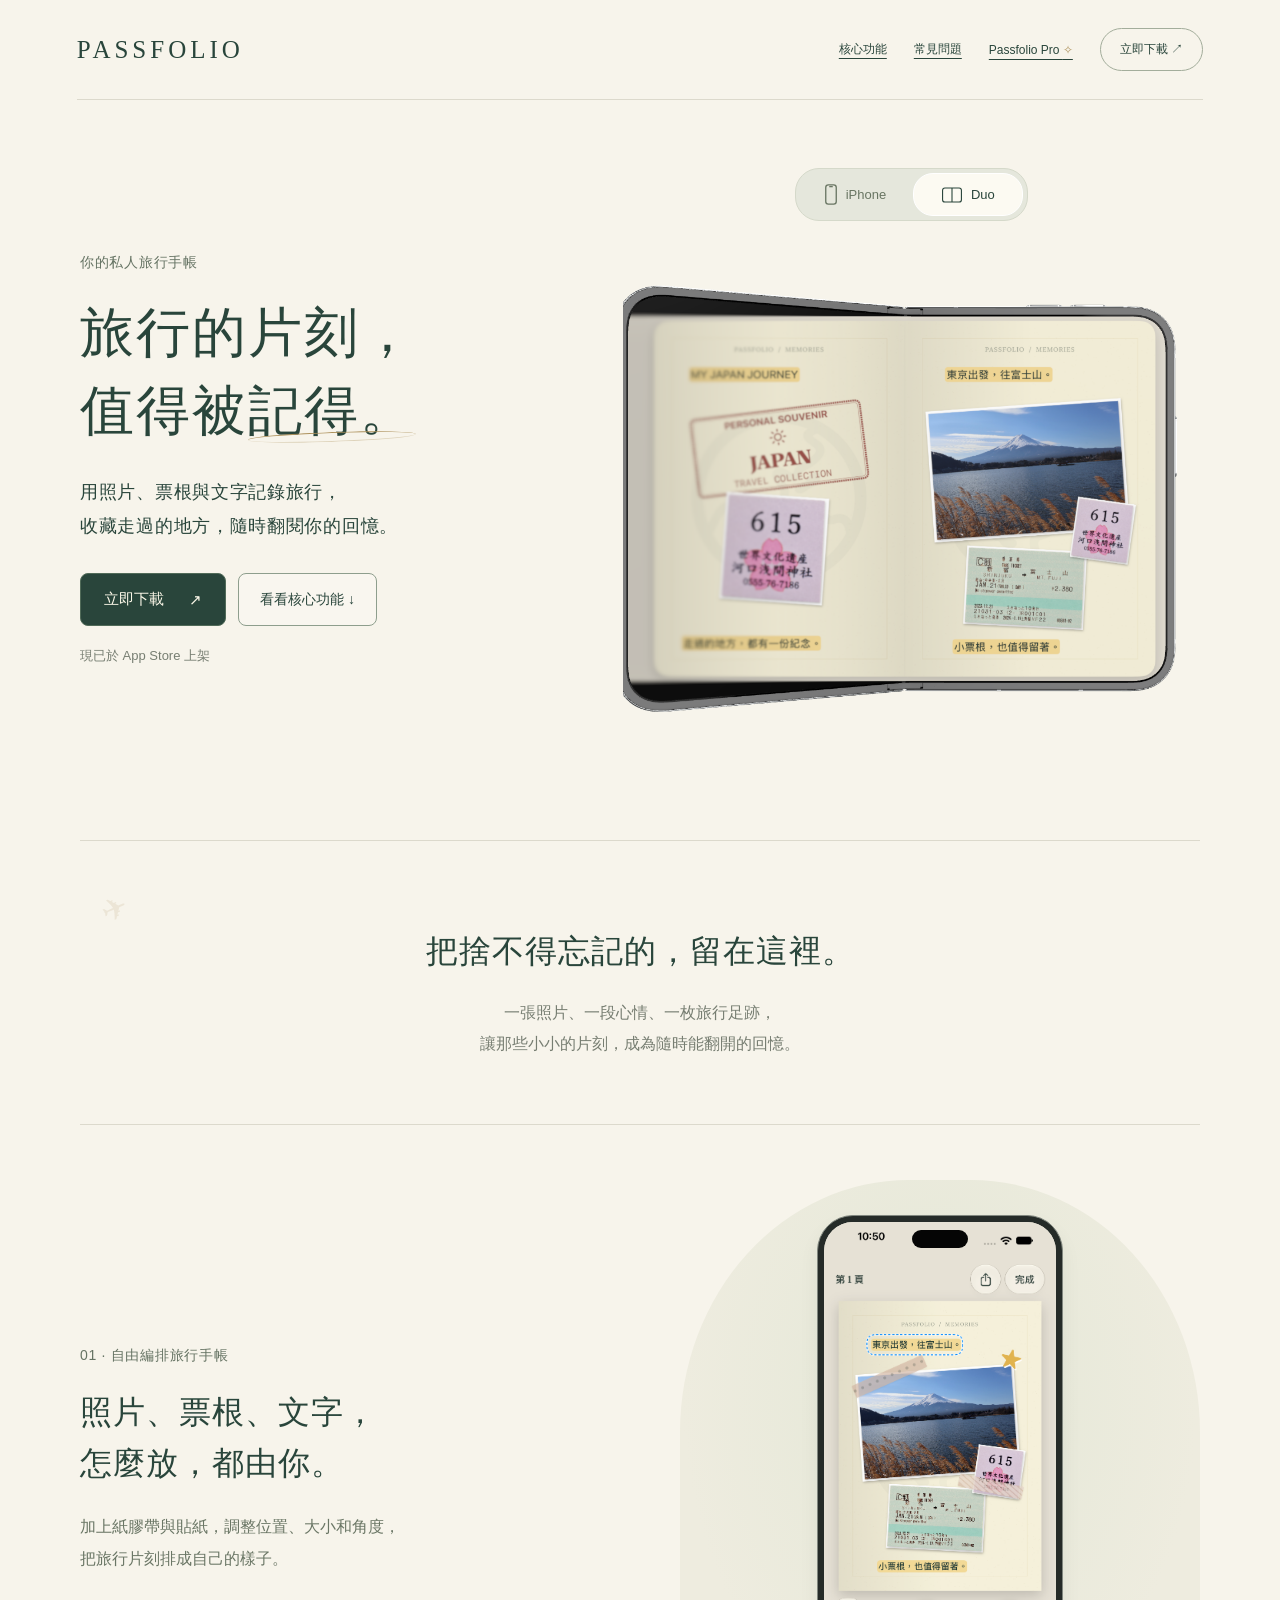
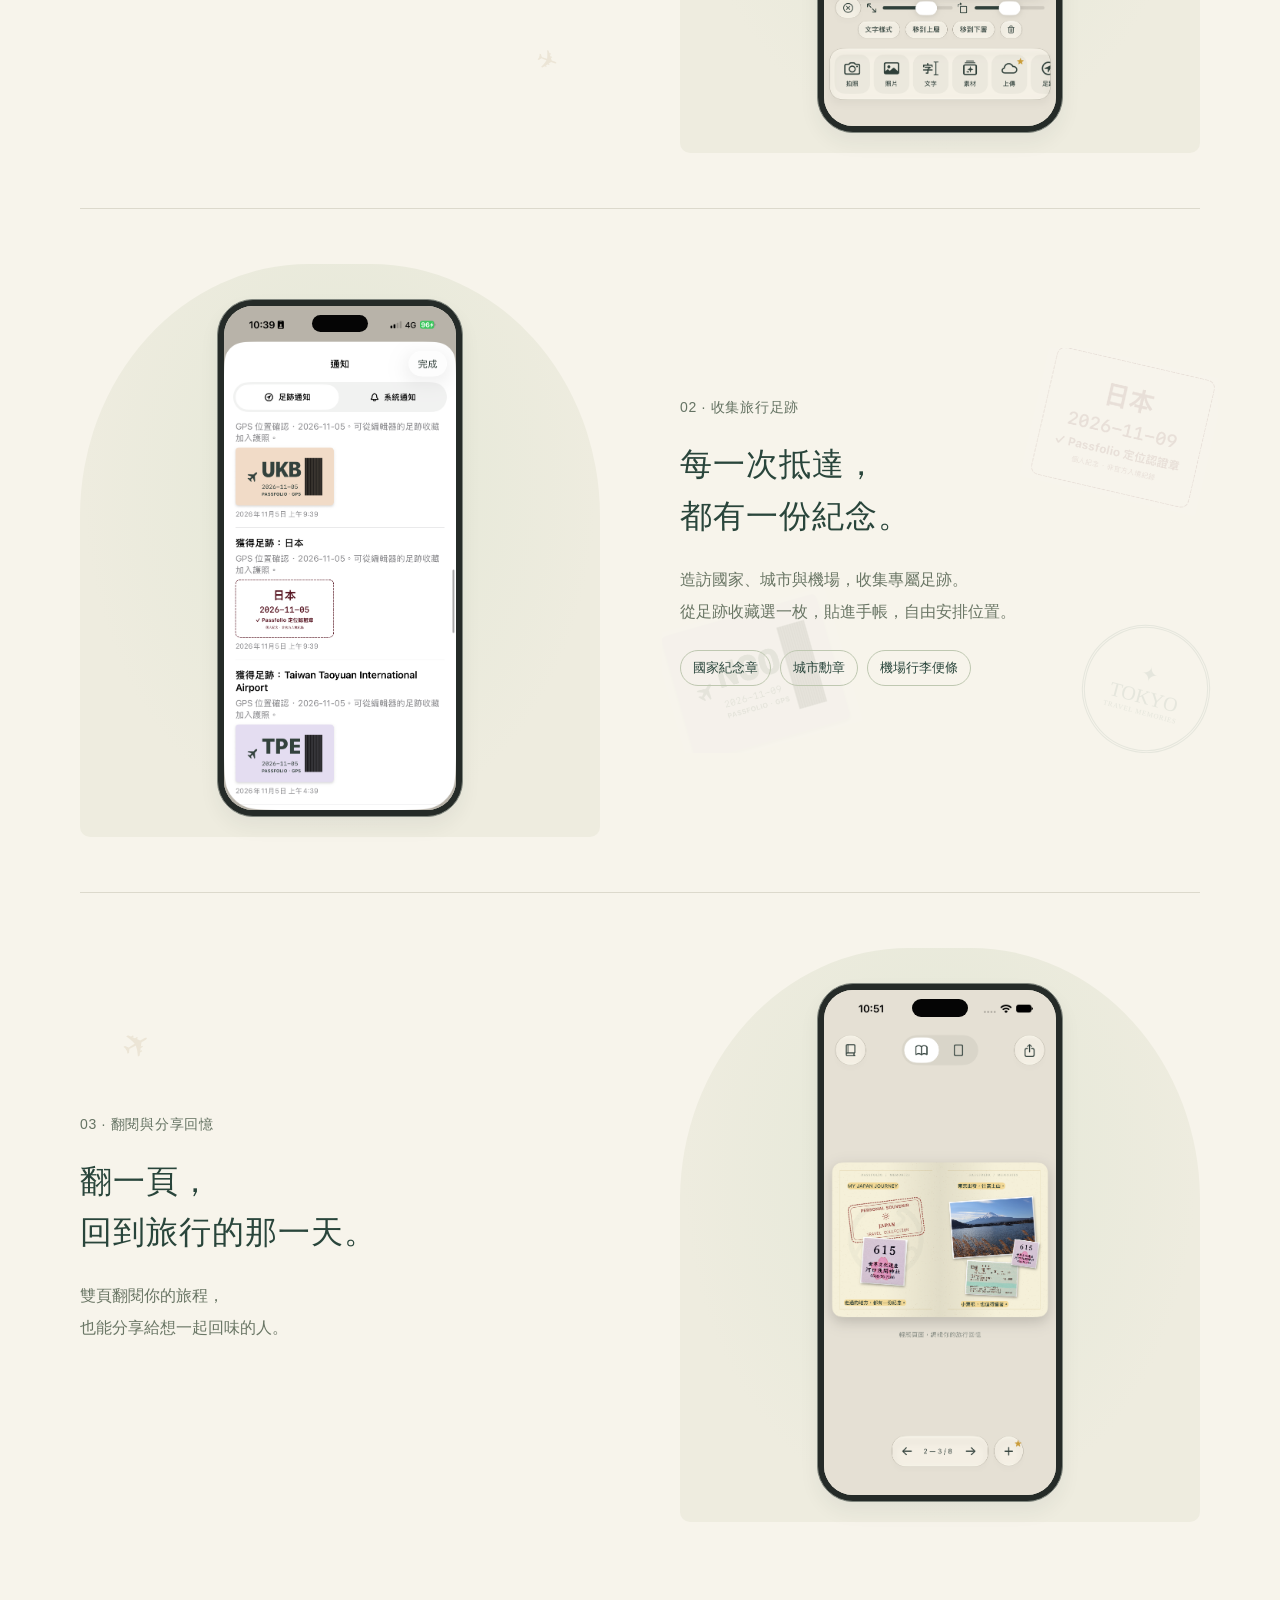
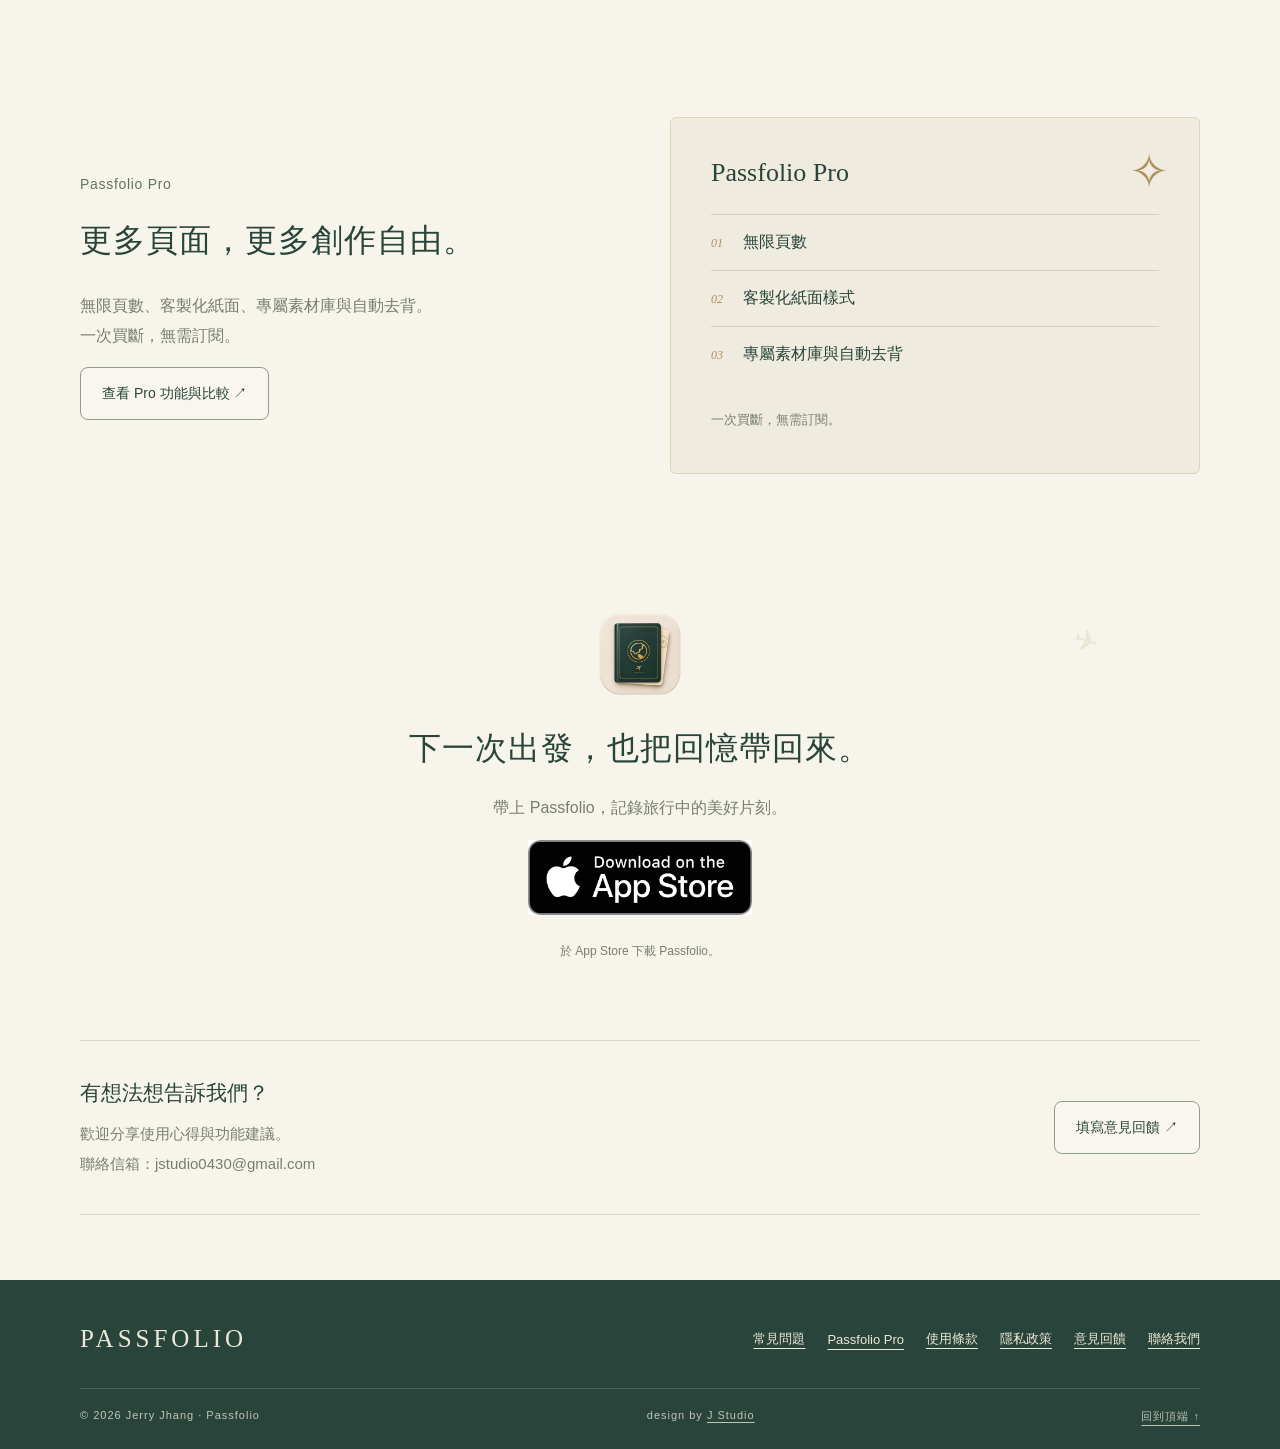
<file: index.html>
<!doctype html>
<html lang="zh-Hant"><head><meta charset="utf-8"><meta name="viewport" content="width=device-width,initial-scale=1"><meta name="description" content="旅行中的美好片刻，值得被記錄。帶上 Passfolio，自由編排照片、票根與文字，收藏旅程，也點亮你的旅行足跡。"><meta name="theme-color" content="#f7f4eb"><title>Passfolio — 旅行的片刻，值得被記得</title><link rel="icon" href="assets/icon.png"><link rel="stylesheet" href="styles.css?v=20261119-filefix"><script defer src="config.js?v=20261119"></script><script defer src="script.js?v=20261119-download"></script><link rel="stylesheet" href="presentation.css?v=20261119-filefix"><script defer src="presentation.js?v=20261119-filefix"></script><script type="module" src="assets/hero-three.js?v=20261119-filefix"></script></head><body class="product-home">
<a class="skip" href="#main">跳至主要內容</a><header class="site-header"><a class="wordmark" href="index.html">PASSFOLIO<small>KEEP YOUR TRAVEL MOMENTS</small></a><nav aria-label="主要導覽"><a href="#features">核心功能</a><a href="faq.html">常見問題</a><a href="pro.html">Passfolio Pro <span class="gold">✧</span></a><a class="pill" href="https://apps.apple.com/tw/app/id6830483321" target="_blank" rel="noopener noreferrer">立即下載 ↗</a></nav></header>
<main id="main"><section class="hero wrap"><div class="hero-copy"><p class="product-label">你的私人旅行手帳</p><h1>旅行的片刻，<br>值得被<span class="underline">記得。</span></h1><p class="lead">用照片、票根與文字記錄旅行，<br>收藏走過的地方，隨時翻閱你的回憶。</p><div class="hero-actions"><a class="button" href="https://apps.apple.com/tw/app/id6830483321" target="_blank" rel="noopener noreferrer">立即下載 <span>↗</span></a><a class="secondary-button" href="#features">看看核心功能 ↓</a></div><p class="availability">現已於 App Store 上架</p></div><div class="hero-showcase" data-kind="duo" data-view="home" data-page="0"><div class="hardware-tabs" role="group" aria-label="切換裝置"><button type="button" data-kind="iphone" aria-pressed="false"><svg class="iphone-device-icon" viewBox="0 0 16 24" aria-hidden="true"><rect x="2" y="1" width="12" height="22" rx="3"/><path d="M6 3h4"/></svg>iPhone</button><button type="button" data-kind="duo" aria-pressed="true"><svg viewBox="0 0 28 24" aria-hidden="true"><rect x="2" y="3" width="24" height="18" rx="3"/><path d="M14 3v18"/></svg>Duo</button></div><div class="hero-device-stage"><div class="duo-canvas" role="img" aria-label="Passfolio 在 Duo 上從護照封面展開為旅行雙頁"><img class="duo-fallback" src="assets/hero/duo-immersive.png" alt="Passfolio 真實雙頁畫面"></div><div class="hero-iphone"><div class="hero-iphone-screen"><img src="assets/hero/phone-home.png" alt="Passfolio 首頁"><img class="phone-content" src="assets/hero/phone-reader.png" alt="Passfolio 旅行內容頁"></div></div></div></div></section>

<section id="features" class="feature-chapters wrap"><div class="section-heading"><h2>把捨不得忘記的，留在這裡。</h2><p class="body-copy">一張照片、一段心情、一枚旅行足跡，<br>讓那些小小的片刻，成為隨時能翻開的回憶。</p></div>
<article class="feature-chapter" id="feature-edit"><div class="chapter-copy"><p class="product-label">01 · 自由編排旅行手帳</p><h2>照片、票根、文字，<br>怎麼放，都由你。</h2><p>加上紙膠帶與貼紙，調整位置、大小和角度，<br>把旅行片刻排成自己的樣子。</p></div><div class="chapter-visual editing-preview"><div class="phone-mockup"><div class="phone-screen"><img class="full-screen-image " src="assets/features/editor-native.png" alt="Passfolio 真實編輯頁：日本照片、票根、文字、紙膠帶與貼紙" loading="lazy"></div></div></div></article>
<article class="feature-chapter reverse" id="feature-footprints"><div class="chapter-copy"><div class="footprint-decor" aria-hidden="true"><svg class="decor-country" viewBox="65 590 510 420"><image href="assets/features/countries.png" width="1206" height="2622"/></svg><svg class="decor-airport" viewBox="635 590 510 420"><image href="assets/features/airports.png" width="1206" height="2622"/></svg><span class="decor-city">✦<br>TOKYO<br><small>TRAVEL MEMORIES</small></span></div><p class="product-label">02 · 收集旅行足跡</p><h2>每一次抵達，<br>都有一份紀念。</h2><p>造訪國家、城市與機場，收集專屬足跡。<br>從足跡收藏選一枚，貼進手帳，自由安排位置。</p><ul class="chapter-tags"><li>國家紀念章</li><li>城市勳章</li><li>機場行李便條</li></ul></div><div class="chapter-visual footprint-preview"><div class="phone-mockup"><div class="phone-screen"><img class="full-screen-image" src="assets/features/notifications.png" alt="Passfolio 真實足跡通知：收集日本國家紀念章與 UKB、TPE 機場足跡" loading="lazy"></div></div></div></article>
<article class="feature-chapter" id="feature-read"><div class="chapter-copy"><p class="product-label">03 · 翻閱與分享回憶</p><h2>翻一頁，<br>回到旅行的那一天。</h2><p>雙頁翻閱你的旅程，<br>也能分享給想一起回味的人。</p></div><div class="chapter-visual reading-preview"><div class="phone-mockup"><div class="phone-screen"><img class="full-screen-image" src="assets/features/reader-23.png" alt="Passfolio 真實雙頁模式，第 2、3 頁" loading="lazy"></div></div></div></article></section><section class="pro-teaser wrap"><div class="pro-teaser-copy"><p class="product-label">Passfolio Pro</p><h2>更多頁面，更多創作自由。</h2><p class="body-copy">無限頁數、客製化紙面、專屬素材庫與自動去背。<br>一次買斷，無需訂閱。</p><a class="secondary-button" href="pro.html">查看 Pro 功能與比較 ↗</a></div><div class="pro-summary"><span class="big-star">✧</span><h3>Passfolio Pro</h3><ul><li><span>01</span>無限頁數</li><li><span>02</span>客製化紙面樣式</li><li><span>03</span>專屬素材庫與自動去背</li></ul><p>一次買斷，無需訂閱。</p></div></section>

<section id="download" class="download wrap"><img src="assets/icon.png" alt="Passfolio App 圖示" loading="lazy"><h2>下一次出發，也把回憶帶回來。</h2><p>帶上 Passfolio，記錄旅行中的美好片刻。</p><a class="app-store-badge" href="https://apps.apple.com/tw/app/id6830483321" target="_blank" rel="noopener noreferrer" data-destination="appStore" aria-label="立即於 App Store 下載 Passfolio"><img src="assets/app-store-badge.png" alt="Download on the App Store" width="772" height="259"></a><p class="fine">於 App Store 下載 Passfolio。</p></section>

<section class="feedback wrap"><div><h3>有想法想告訴我們？</h3><p>歡迎分享使用心得與功能建議。<br>聯絡信箱：<a href="mailto:jstudio0430@gmail.com">jstudio0430@gmail.com</a></p></div><a class="secondary-button" href="https://forms.gle/4R24kuYvTFpLrLQB8" target="_blank" rel="noopener noreferrer" data-destination="feedback">填寫意見回饋 ↗</a></section></main>
<footer><div class="footer-top wrap"><a class="wordmark" href="index.html">PASSFOLIO<small>KEEP YOUR TRAVEL MOMENTS</small></a><nav aria-label="頁尾導覽"><a href="faq.html">常見問題</a><a href="pro.html">Passfolio Pro</a><a href="terms.html">使用條款</a><a href="privacy.html">隱私政策</a><a href="https://forms.gle/4R24kuYvTFpLrLQB8" target="_blank" rel="noopener noreferrer">意見回饋</a><a href="mailto:jstudio0430@gmail.com">聯絡我們</a></nav></div><div class="footer-bottom wrap"><span>© <span data-year>2026</span> Jerry Jhang · Passfolio</span><span class="design-credit">design by <a href="https://jstudio-app.github.io/" target="_blank" rel="noopener noreferrer">J Studio</a></span><a href="#">回到頂端 ↑</a></div></footer>
<dialog id="notice" aria-labelledby="notice-title"><button class="dialog-close" aria-label="關閉">×</button><p class="eyebrow">PASSFOLIO</p><h2 id="notice-title"></h2><p id="notice-text"></p><button class="button dialog-dismiss">知道了</button></dialog></body></html>
</file>
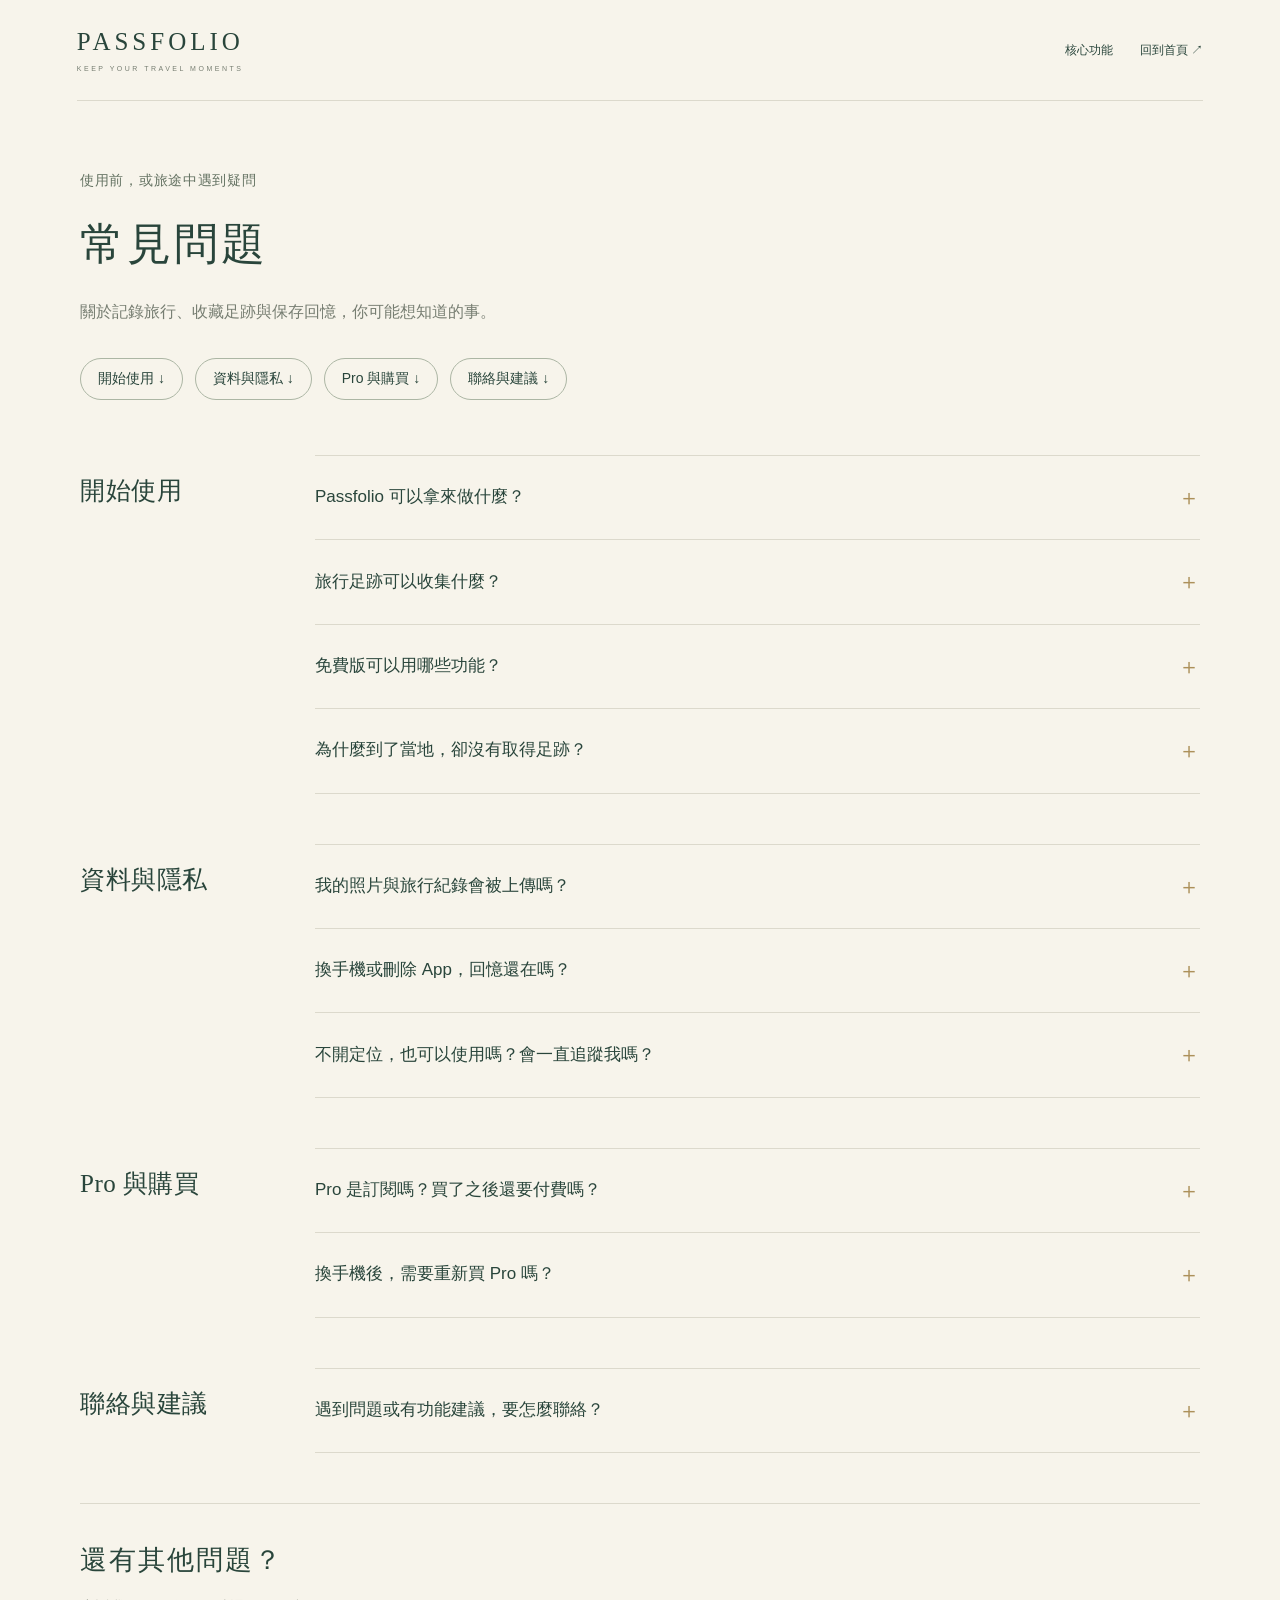
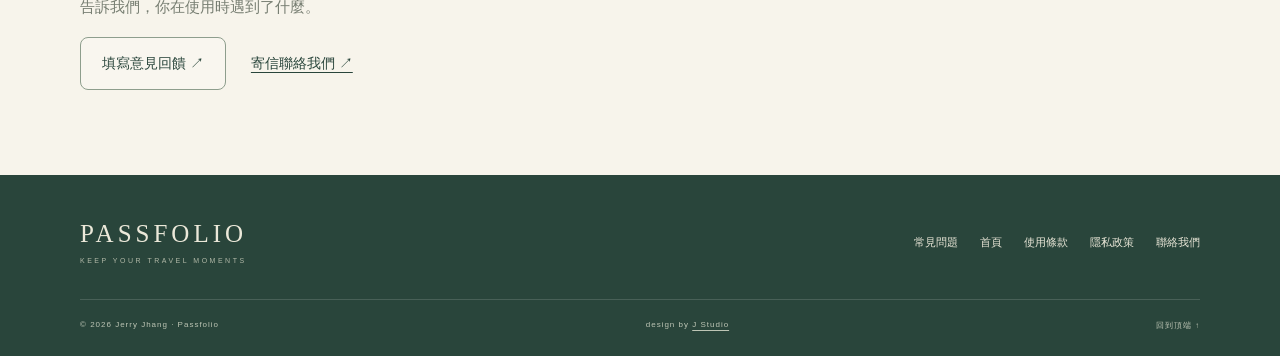
<file: faq.html>
<!doctype html><html lang="zh-Hant"><head><meta charset="utf-8"><meta name="viewport" content="width=device-width,initial-scale=1"><meta name="description" content="Passfolio 常見問題：了解旅行手帳、國家城市機場足跡、備份與隱私，以及 Pro 購買與恢復。"><title>常見問題 — Passfolio</title><link rel="icon" href="assets/icon.png"><link rel="stylesheet" href="styles.css?v=20261103-faq"><script defer src="script.js"></script></head><body><a class="skip" href="#main">跳至主要內容</a><header class="site-header"><a class="wordmark" href="index.html">PASSFOLIO<small>KEEP YOUR TRAVEL MOMENTS</small></a><nav aria-label="主要導覽"><a href="index.html#features">核心功能</a><a href="index.html">回到首頁 ↗</a></nav></header><main id="main" class="faq wrap"><div class="faq-intro"><p class="product-label">使用前，或旅途中遇到疑問</p><h1>常見問題</h1><p>關於記錄旅行、收藏足跡與保存回憶，你可能想知道的事。</p></div><nav class="faq-categories" aria-label="問題分類"><a href="#start">開始使用 ↓</a><a href="#data">資料與隱私 ↓</a><a href="#pro">Pro 與購買 ↓</a><a href="#help">聯絡與建議 ↓</a></nav><section class="faq-group" id="start"><h2>開始使用</h2><div><details><summary>Passfolio 可以拿來做什麼？<span aria-hidden="true">＋</span></summary><div class="faq-answer"><p>旅行中，值得留下的不只有風景，還有出發時的期待、偶然走進的小店，以及當下的心情。</p><p>Passfolio 是陪你記錄海外旅程的私人旅行手帳。你可以把照片、票根與文字自由編排，收藏旅途中喜歡的片刻；也能透過定位，收集造訪國家、城市與機場的旅行足跡，再把這些紀念放進頁面裡。</p><p>旅程結束後，隨時翻閱，也能分享給想一起回味的人。</p></div></details><details><summary>旅行足跡可以收集什麼？<span aria-hidden="true">＋</span></summary><div class="faq-answer"><ul><li><strong>國家足跡：</strong>在本籍以外的國家或地區，收藏抵達的紀念。</li><li><strong>城市足跡：</strong>到訪支援的城市，收集屬於那座城市的足跡。</li><li><strong>機場足跡：</strong>在符合定位範圍的機場，收藏旅程出發或抵達的記號。</li></ul><p>足跡依實際定位、支援地點與領取規則判定，並非所有城市或機場都能取得。收集後，可以把足跡加入旅行頁面，和照片、票根一起留下。</p></div></details><details><summary>免費版可以用哪些功能？<span aria-hidden="true">＋</span></summary><div class="faq-answer"><p>免費版提供八頁（第 0–7 頁），可使用照片、票根、文字與素材編排，也能收集旅行足跡、翻閱與分享頁面。</p><p>想記錄更多內容時，可升級 Pro，解鎖無限頁數、客製化紙面樣式與專屬素材庫。<a href="pro.html">查看免費版與 Pro 比較 ↗</a></p></div></details><details><summary>為什麼到了當地，卻沒有取得足跡？<span aria-hidden="true">＋</span></summary><div class="faq-answer"><p>請先確認已允許 Passfolio 使用定位、開啟「精確位置」，並保持網路連線。室內或定位訊號較弱時，可以到安全、開闊的位置稍後再試。</p><p>足跡還會受到支援地點、判定範圍與領取規則影響。國家足跡僅在本籍以外地區發放；目前國家與機場足跡每日各限領一次，城市足跡同一城市只領一次。抵達某地不一定代表已符合判定條件。</p><p>請以 App 當下顯示的結果與說明為準，不要為了取得足跡進入危險或限制區域。</p></div></details></div></section><section class="faq-group" id="data"><h2>資料與隱私</h2><div><details><summary>我的照片與旅行紀錄會被上傳嗎？<span aria-hidden="true">＋</span></summary><div class="faq-answer"><p>目前旅行頁面、照片、個人資料與足跡主要儲存在你的裝置，沒有由我們提供的帳號雲端同步服務。</p><p>你主動分享或備份到 iCloud Drive 等服務時，資料會交給你選擇的服務處理；定位辨識則會使用 Apple 的地理編碼服務。因此，主要存於本機不代表所有功能都完全離線。<a href="privacy.html">閱讀隱私政策 ↗</a></p></div></details><details><summary>換手機或刪除 App，回憶還在嗎？<span aria-hidden="true">＋</span></summary><div class="faq-answer"><p>目前沒有帳號雲端同步。換手機、移除 App 或重置資料前，請先到 App「設定 → 備份與還原」匯出完整備份，確認檔案已成功保存，再於新裝置還原。</p><p>完整備份包含照片原圖、個人資料、排版與足跡，目前未加密，請妥善保管。還原會取代目前內容；若沒有可用備份，移除或重置後的資料可能無法找回。</p></div></details><details><summary>不開定位，也可以使用嗎？會一直追蹤我嗎？<span aria-hidden="true">＋</span></summary><div class="faq-answer"><p>可以。照片、票根、文字編排及翻閱等功能不需要定位；收集足跡與辨識抵達地區才需要位置資訊。</p><p>背景旅行提醒需另外開啟並授予系統要求的定位權限，會使用 iOS 提供的重大位置變化事件。你可隨時在 App 關閉提醒，或在 iPhone 設定調整定位與通知權限；提醒不保證即時送達。我們沒有接收你定位軌跡的後台。</p></div></details></div></section><section class="faq-group" id="pro"><h2>Pro 與購買</h2><div><details><summary>Pro 是訂閱嗎？買了之後還要付費嗎？<span aria-hidden="true">＋</span></summary><div class="faq-answer"><p>目前 Pro 採一次買斷，無自動續訂，解鎖無限頁數、客製化紙面樣式、專屬素材庫與自動去背等現行 Pro 功能。</p><p>實際價格與方案內容以購買當下的 App 與 Apple 確認畫面為準。無限頁數仍會受到裝置容量與效能影響；一次買斷也不代表所有未來新產品或服務均包含在內。</p></div></details><details><summary>換手機後，需要重新買 Pro 嗎？<span aria-hidden="true">＋</span></summary><div class="faq-answer"><p>使用原購買的 Apple 帳號，在 App 方案頁選擇「恢復購買」，即可核對仍有效的 Pro 購買權益。若沒有恢復成功，請先確認帳號與交易狀態，再聯絡我們協助查明。</p><p><strong>恢復 Pro 權益與還原旅行內容是兩件事。</strong>恢復購買不會帶回照片或頁面，旅行紀錄仍需透過你保存的完整備份還原。</p></div></details></div></section><section class="faq-group" id="help"><h2>聯絡與建議</h2><div><details><summary>遇到問題或有功能建議，要怎麼聯絡？<span aria-hidden="true">＋</span></summary><div class="faq-answer"><p>你可以填寫 <a href="https://forms.gle/4R24kuYvTFpLrLQB8" target="_blank" rel="noopener noreferrer">意見回饋表單 ↗</a>，或寄信至 <a href="mailto:jstudio0430@gmail.com">jstudio0430@gmail.com</a>。</p><p>回報問題時，附上 App 版本、iPhone 型號、iOS 版本與操作步驟，會更容易釐清。若附截圖，請先遮住姓名、照片、護照或其他敏感個資；不用寄送完整私人備份。</p></div></details></div></section><section class="faq-contact"><h2>還有其他問題？</h2><p>告訴我們，你在使用時遇到了什麼。</p><a class="secondary-button" href="https://forms.gle/4R24kuYvTFpLrLQB8" target="_blank" rel="noopener noreferrer">填寫意見回饋 ↗</a><a class="faq-email" href="mailto:jstudio0430@gmail.com">寄信聯絡我們 ↗</a></section></main><footer><div class="footer-top wrap"><a class="wordmark" href="index.html">PASSFOLIO<small>KEEP YOUR TRAVEL MOMENTS</small></a><nav aria-label="頁尾導覽"><a href="faq.html">常見問題</a><a href="index.html">首頁</a><a href="terms.html">使用條款</a><a href="privacy.html">隱私政策</a><a href="mailto:jstudio0430@gmail.com">聯絡我們</a></nav></div><div class="footer-bottom wrap"><span>© <span data-year>2026</span> Jerry Jhang · Passfolio</span><span class="design-credit">design by <a href="https://jstudio-app.github.io/" target="_blank" rel="noopener noreferrer">J Studio</a></span><a href="#">回到頂端 ↑</a></div></footer></body></html>
</file>
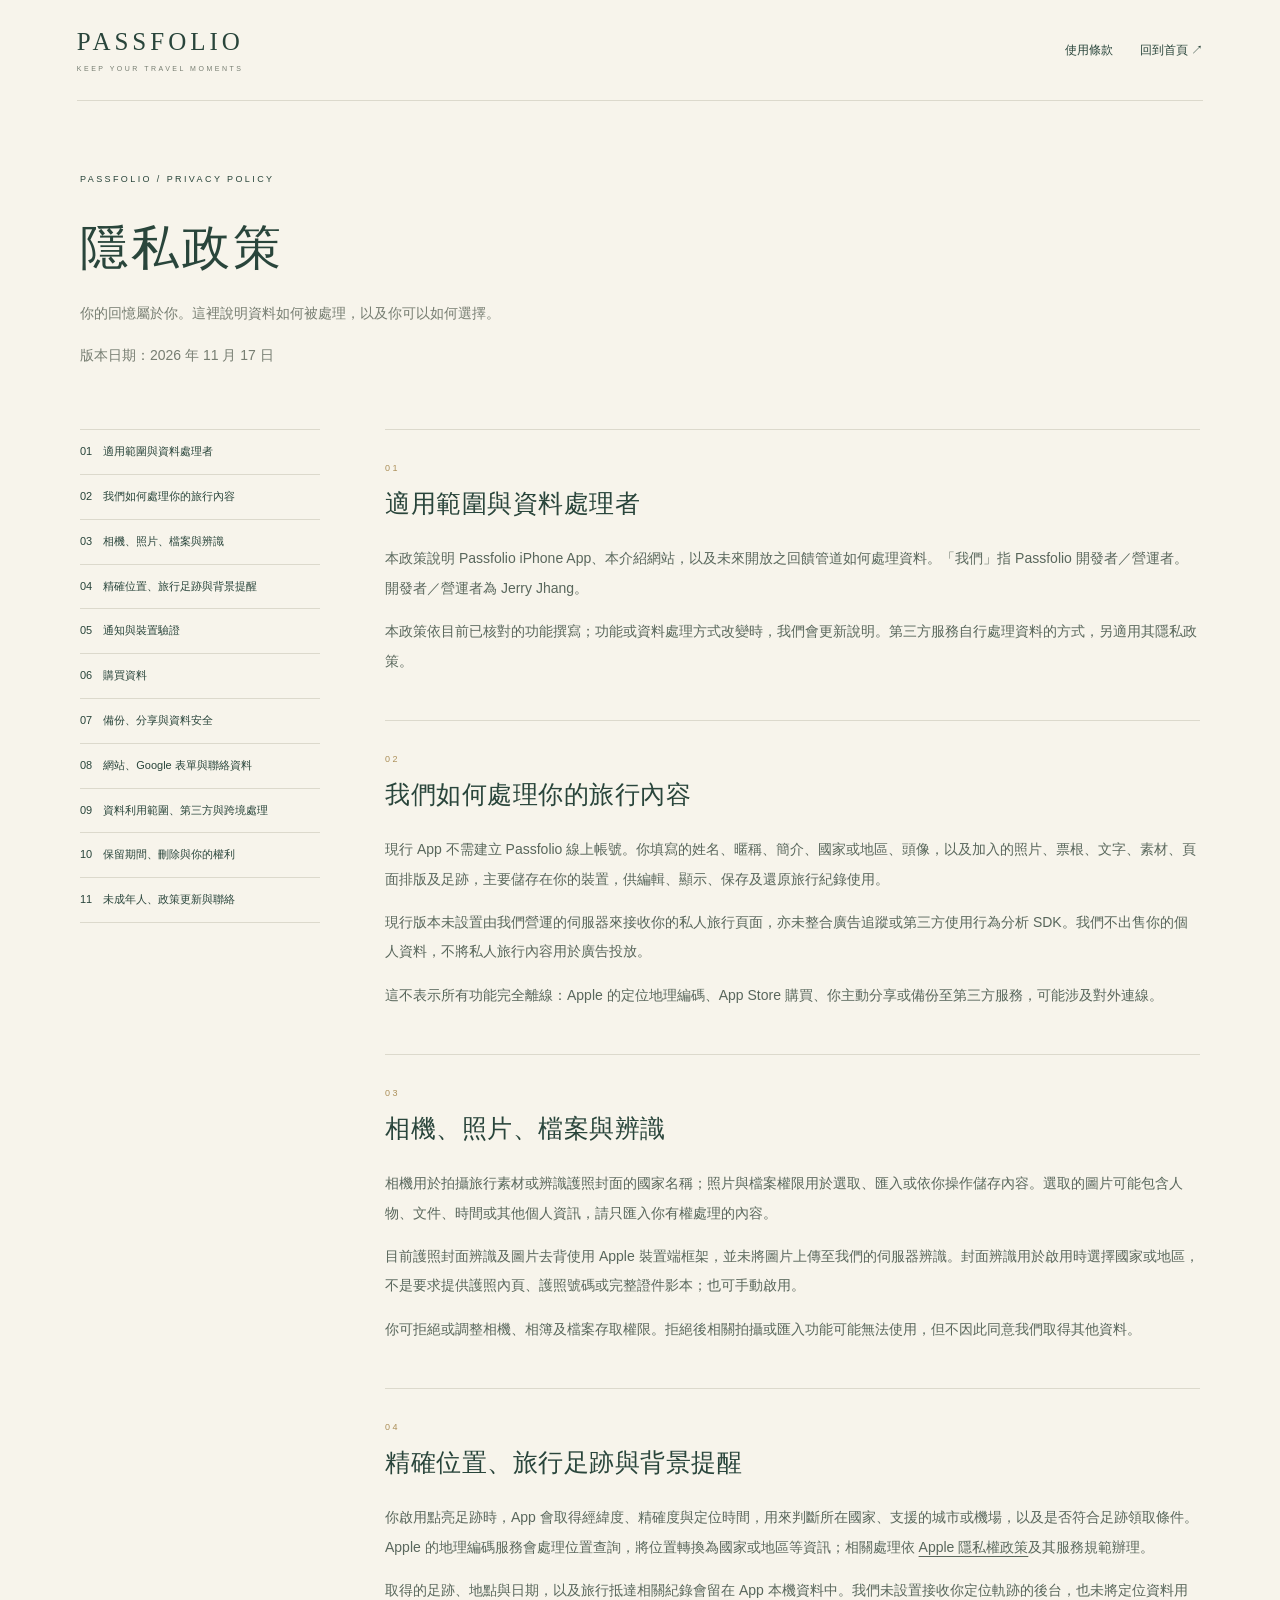
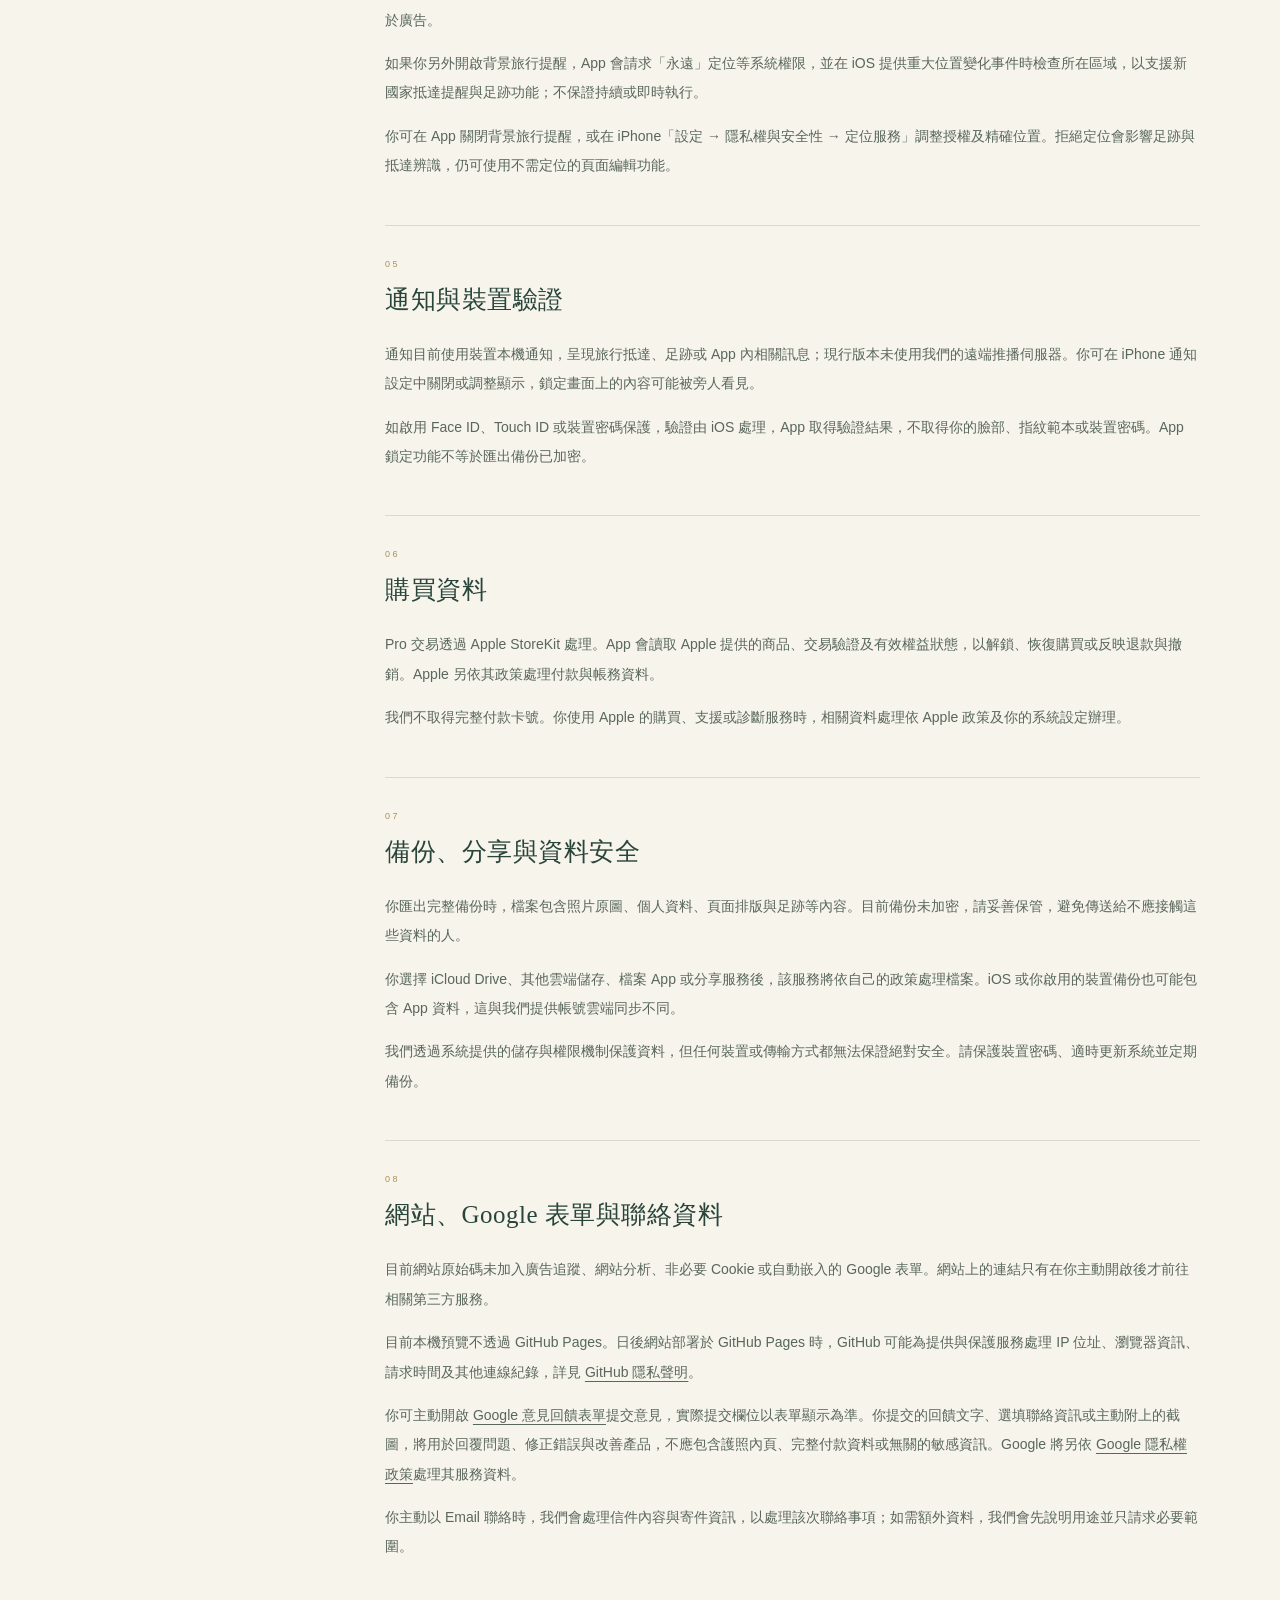
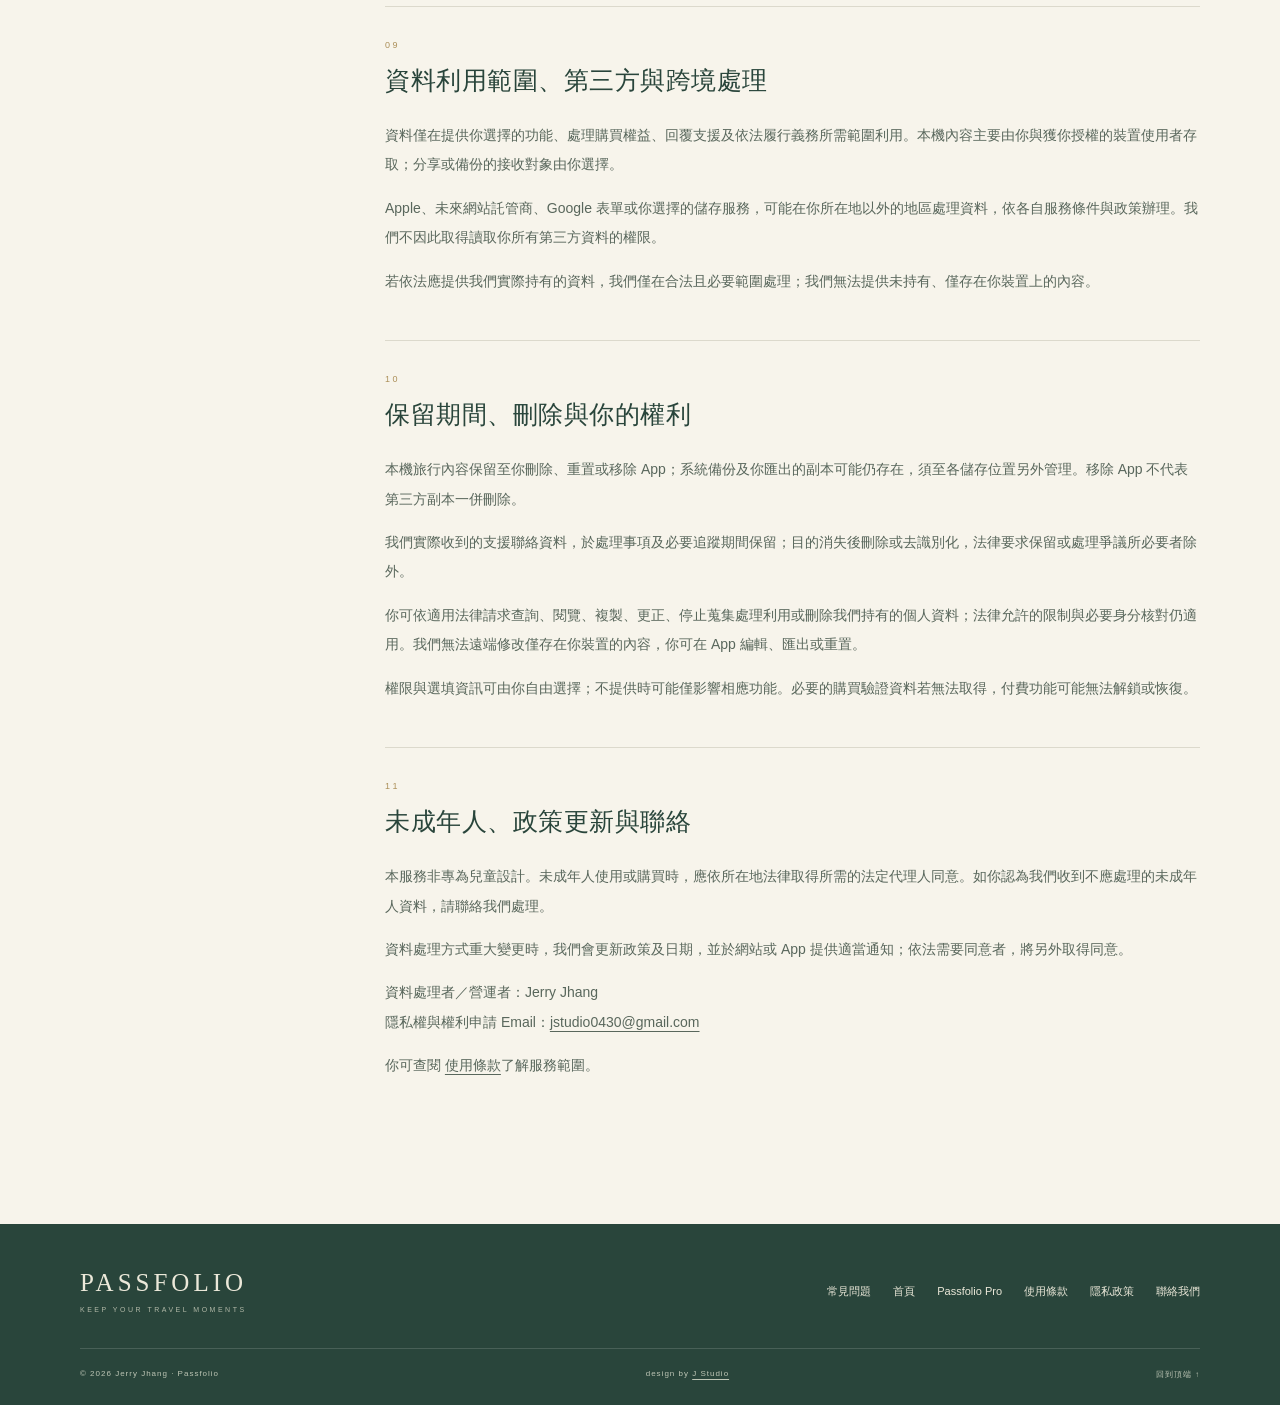
<file: privacy.html>
<!doctype html><html lang="zh-Hant"><head><meta charset="utf-8"><meta name="viewport" content="width=device-width,initial-scale=1"><meta name="robots" content="noindex"><meta name="description" content="你的回憶屬於你。這裡說明資料如何被處理，以及你可以如何選擇。"><title>隱私政策 — Passfolio</title><link rel="icon" href="assets/icon.png"><link rel="stylesheet" href="styles.css?v=20261103-faq"></head><body><a class="skip" href="#main">跳至主要內容</a><header class="site-header"><a class="wordmark" href="index.html">PASSFOLIO<small>KEEP YOUR TRAVEL MOMENTS</small></a><nav aria-label="主要導覽"><a href="terms.html">使用條款</a><a href="index.html">回到首頁 ↗</a></nav></header><main id="main" class="policy wrap"><div class="policy-intro"><p class="eyebrow">PASSFOLIO / PRIVACY POLICY</p><h1>隱私政策</h1><p>你的回憶屬於你。這裡說明資料如何被處理，以及你可以如何選擇。</p><p class="policy-date">版本日期：2026 年 11 月 17 日</p></div><div class="policy-layout"><aside><nav aria-label="本頁目錄"><a href="#s1">01　適用範圍與資料處理者</a><a href="#s2">02　我們如何處理你的旅行內容</a><a href="#s3">03　相機、照片、檔案與辨識</a><a href="#s4">04　精確位置、旅行足跡與背景提醒</a><a href="#s5">05　通知與裝置驗證</a><a href="#s6">06　購買資料</a><a href="#s7">07　備份、分享與資料安全</a><a href="#s8">08　網站、Google 表單與聯絡資料</a><a href="#s9">09　資料利用範圍、第三方與跨境處理</a><a href="#s10">10　保留期間、刪除與你的權利</a><a href="#s11">11　未成年人、政策更新與聯絡</a></nav></aside><div><section id="s1" class="policy-section"><p class="eyebrow">01</p><h2>適用範圍與資料處理者</h2><p>本政策說明 Passfolio iPhone App、本介紹網站，以及未來開放之回饋管道如何處理資料。「我們」指 Passfolio 開發者／營運者。開發者／營運者為 Jerry Jhang。</p><p>本政策依目前已核對的功能撰寫；功能或資料處理方式改變時，我們會更新說明。第三方服務自行處理資料的方式，另適用其隱私政策。</p></section><section id="s2" class="policy-section"><p class="eyebrow">02</p><h2>我們如何處理你的旅行內容</h2><p>現行 App 不需建立 Passfolio 線上帳號。你填寫的姓名、暱稱、簡介、國家或地區、頭像，以及加入的照片、票根、文字、素材、頁面排版及足跡，主要儲存在你的裝置，供編輯、顯示、保存及還原旅行紀錄使用。</p><p>現行版本未設置由我們營運的伺服器來接收你的私人旅行頁面，亦未整合廣告追蹤或第三方使用行為分析 SDK。我們不出售你的個人資料，不將私人旅行內容用於廣告投放。</p><p>這不表示所有功能完全離線：Apple 的定位地理編碼、App Store 購買、你主動分享或備份至第三方服務，可能涉及對外連線。</p></section><section id="s3" class="policy-section"><p class="eyebrow">03</p><h2>相機、照片、檔案與辨識</h2><p>相機用於拍攝旅行素材或辨識護照封面的國家名稱；照片與檔案權限用於選取、匯入或依你操作儲存內容。選取的圖片可能包含人物、文件、時間或其他個人資訊，請只匯入你有權處理的內容。</p><p>目前護照封面辨識及圖片去背使用 Apple 裝置端框架，並未將圖片上傳至我們的伺服器辨識。封面辨識用於啟用時選擇國家或地區，不是要求提供護照內頁、護照號碼或完整證件影本；也可手動啟用。</p><p>你可拒絕或調整相機、相簿及檔案存取權限。拒絕後相關拍攝或匯入功能可能無法使用，但不因此同意我們取得其他資料。</p></section><section id="s4" class="policy-section"><p class="eyebrow">04</p><h2>精確位置、旅行足跡與背景提醒</h2><p>你啟用點亮足跡時，App 會取得經緯度、精確度與定位時間，用來判斷所在國家、支援的城市或機場，以及是否符合足跡領取條件。Apple 的地理編碼服務會處理位置查詢，將位置轉換為國家或地區等資訊；相關處理依 <a href="https://www.apple.com/legal/privacy/">Apple 隱私權政策</a>及其服務規範辦理。</p><p>取得的足跡、地點與日期，以及旅行抵達相關紀錄會留在 App 本機資料中。我們未設置接收你定位軌跡的後台，也未將定位資料用於廣告。</p><p>如果你另外開啟背景旅行提醒，App 會請求「永遠」定位等系統權限，並在 iOS 提供重大位置變化事件時檢查所在區域，以支援新國家抵達提醒與足跡功能；不保證持續或即時執行。</p><p>你可在 App 關閉背景旅行提醒，或在 iPhone「設定 → 隱私權與安全性 → 定位服務」調整授權及精確位置。拒絕定位會影響足跡與抵達辨識，仍可使用不需定位的頁面編輯功能。</p></section><section id="s5" class="policy-section"><p class="eyebrow">05</p><h2>通知與裝置驗證</h2><p>通知目前使用裝置本機通知，呈現旅行抵達、足跡或 App 內相關訊息；現行版本未使用我們的遠端推播伺服器。你可在 iPhone 通知設定中關閉或調整顯示，鎖定畫面上的內容可能被旁人看見。</p><p>如啟用 Face ID、Touch ID 或裝置密碼保護，驗證由 iOS 處理，App 取得驗證結果，不取得你的臉部、指紋範本或裝置密碼。App 鎖定功能不等於匯出備份已加密。</p></section><section id="s6" class="policy-section"><p class="eyebrow">06</p><h2>購買資料</h2><p>Pro 交易透過 Apple StoreKit 處理。App 會讀取 Apple 提供的商品、交易驗證及有效權益狀態，以解鎖、恢復購買或反映退款與撤銷。Apple 另依其政策處理付款與帳務資料。</p><p>我們不取得完整付款卡號。你使用 Apple 的購買、支援或診斷服務時，相關資料處理依 Apple 政策及你的系統設定辦理。</p></section><section id="s7" class="policy-section"><p class="eyebrow">07</p><h2>備份、分享與資料安全</h2><p>你匯出完整備份時，檔案包含照片原圖、個人資料、頁面排版與足跡等內容。目前備份未加密，請妥善保管，避免傳送給不應接觸這些資料的人。</p><p>你選擇 iCloud Drive、其他雲端儲存、檔案 App 或分享服務後，該服務將依自己的政策處理檔案。iOS 或你啟用的裝置備份也可能包含 App 資料，這與我們提供帳號雲端同步不同。</p><p>我們透過系統提供的儲存與權限機制保護資料，但任何裝置或傳輸方式都無法保證絕對安全。請保護裝置密碼、適時更新系統並定期備份。</p></section><section id="s8" class="policy-section"><p class="eyebrow">08</p><h2>網站、Google 表單與聯絡資料</h2><p>目前網站原始碼未加入廣告追蹤、網站分析、非必要 Cookie 或自動嵌入的 Google 表單。網站上的連結只有在你主動開啟後才前往相關第三方服務。</p><p>目前本機預覽不透過 GitHub Pages。日後網站部署於 GitHub Pages 時，GitHub 可能為提供與保護服務處理 IP 位址、瀏覽器資訊、請求時間及其他連線紀錄，詳見 <a href="https://docs.github.com/en/site-policy/privacy-policies/github-general-privacy-statement">GitHub 隱私聲明</a>。</p><p>你可主動開啟 <a href="https://forms.gle/4R24kuYvTFpLrLQB8" target="_blank" rel="noopener noreferrer">Google 意見回饋表單</a>提交意見，實際提交欄位以表單顯示為準。你提交的回饋文字、選填聯絡資訊或主動附上的截圖，將用於回覆問題、修正錯誤與改善產品，不應包含護照內頁、完整付款資料或無關的敏感資訊。Google 將另依 <a href="https://policies.google.com/privacy">Google 隱私權政策</a>處理其服務資料。</p><p>你主動以 Email 聯絡時，我們會處理信件內容與寄件資訊，以處理該次聯絡事項；如需額外資料，我們會先說明用途並只請求必要範圍。</p></section><section id="s9" class="policy-section"><p class="eyebrow">09</p><h2>資料利用範圍、第三方與跨境處理</h2><p>資料僅在提供你選擇的功能、處理購買權益、回覆支援及依法履行義務所需範圍利用。本機內容主要由你與獲你授權的裝置使用者存取；分享或備份的接收對象由你選擇。</p><p>Apple、未來網站託管商、Google 表單或你選擇的儲存服務，可能在你所在地以外的地區處理資料，依各自服務條件與政策辦理。我們不因此取得讀取你所有第三方資料的權限。</p><p>若依法應提供我們實際持有的資料，我們僅在合法且必要範圍處理；我們無法提供未持有、僅存在你裝置上的內容。</p></section><section id="s10" class="policy-section"><p class="eyebrow">10</p><h2>保留期間、刪除與你的權利</h2><p>本機旅行內容保留至你刪除、重置或移除 App；系統備份及你匯出的副本可能仍存在，須至各儲存位置另外管理。移除 App 不代表第三方副本一併刪除。</p><p>我們實際收到的支援聯絡資料，於處理事項及必要追蹤期間保留；目的消失後刪除或去識別化，法律要求保留或處理爭議所必要者除外。</p><p>你可依適用法律請求查詢、閱覽、複製、更正、停止蒐集處理利用或刪除我們持有的個人資料；法律允許的限制與必要身分核對仍適用。我們無法遠端修改僅存在你裝置的內容，你可在 App 編輯、匯出或重置。</p><p>權限與選填資訊可由你自由選擇；不提供時可能僅影響相應功能。必要的購買驗證資料若無法取得，付費功能可能無法解鎖或恢復。</p></section><section id="s11" class="policy-section"><p class="eyebrow">11</p><h2>未成年人、政策更新與聯絡</h2><p>本服務非專為兒童設計。未成年人使用或購買時，應依所在地法律取得所需的法定代理人同意。如你認為我們收到不應處理的未成年人資料，請聯絡我們處理。</p><p>資料處理方式重大變更時，我們會更新政策及日期，並於網站或 App 提供適當通知；依法需要同意者，將另外取得同意。</p><p>資料處理者／營運者：Jerry Jhang<br>隱私權與權利申請 Email：<a href="mailto:jstudio0430@gmail.com">jstudio0430@gmail.com</a></p><p>你可查閱 <a href="terms.html">使用條款</a>了解服務範圍。</p></section></div></div></main><footer><div class="footer-top wrap"><a class="wordmark" href="index.html">PASSFOLIO<small>KEEP YOUR TRAVEL MOMENTS</small></a><nav aria-label="頁尾導覽"><a href="faq.html">常見問題</a><a href="index.html">首頁</a><a href="pro.html">Passfolio Pro</a><a href="terms.html">使用條款</a><a href="privacy.html">隱私政策</a><a href="mailto:jstudio0430@gmail.com">聯絡我們</a></nav></div><div class="footer-bottom wrap"><span>© 2026 Jerry Jhang · Passfolio</span><span class="design-credit">design by <a href="https://jstudio-app.github.io/" target="_blank" rel="noopener noreferrer">J Studio</a></span><a href="#">回到頂端 ↑</a></div></footer></body></html>
</file>
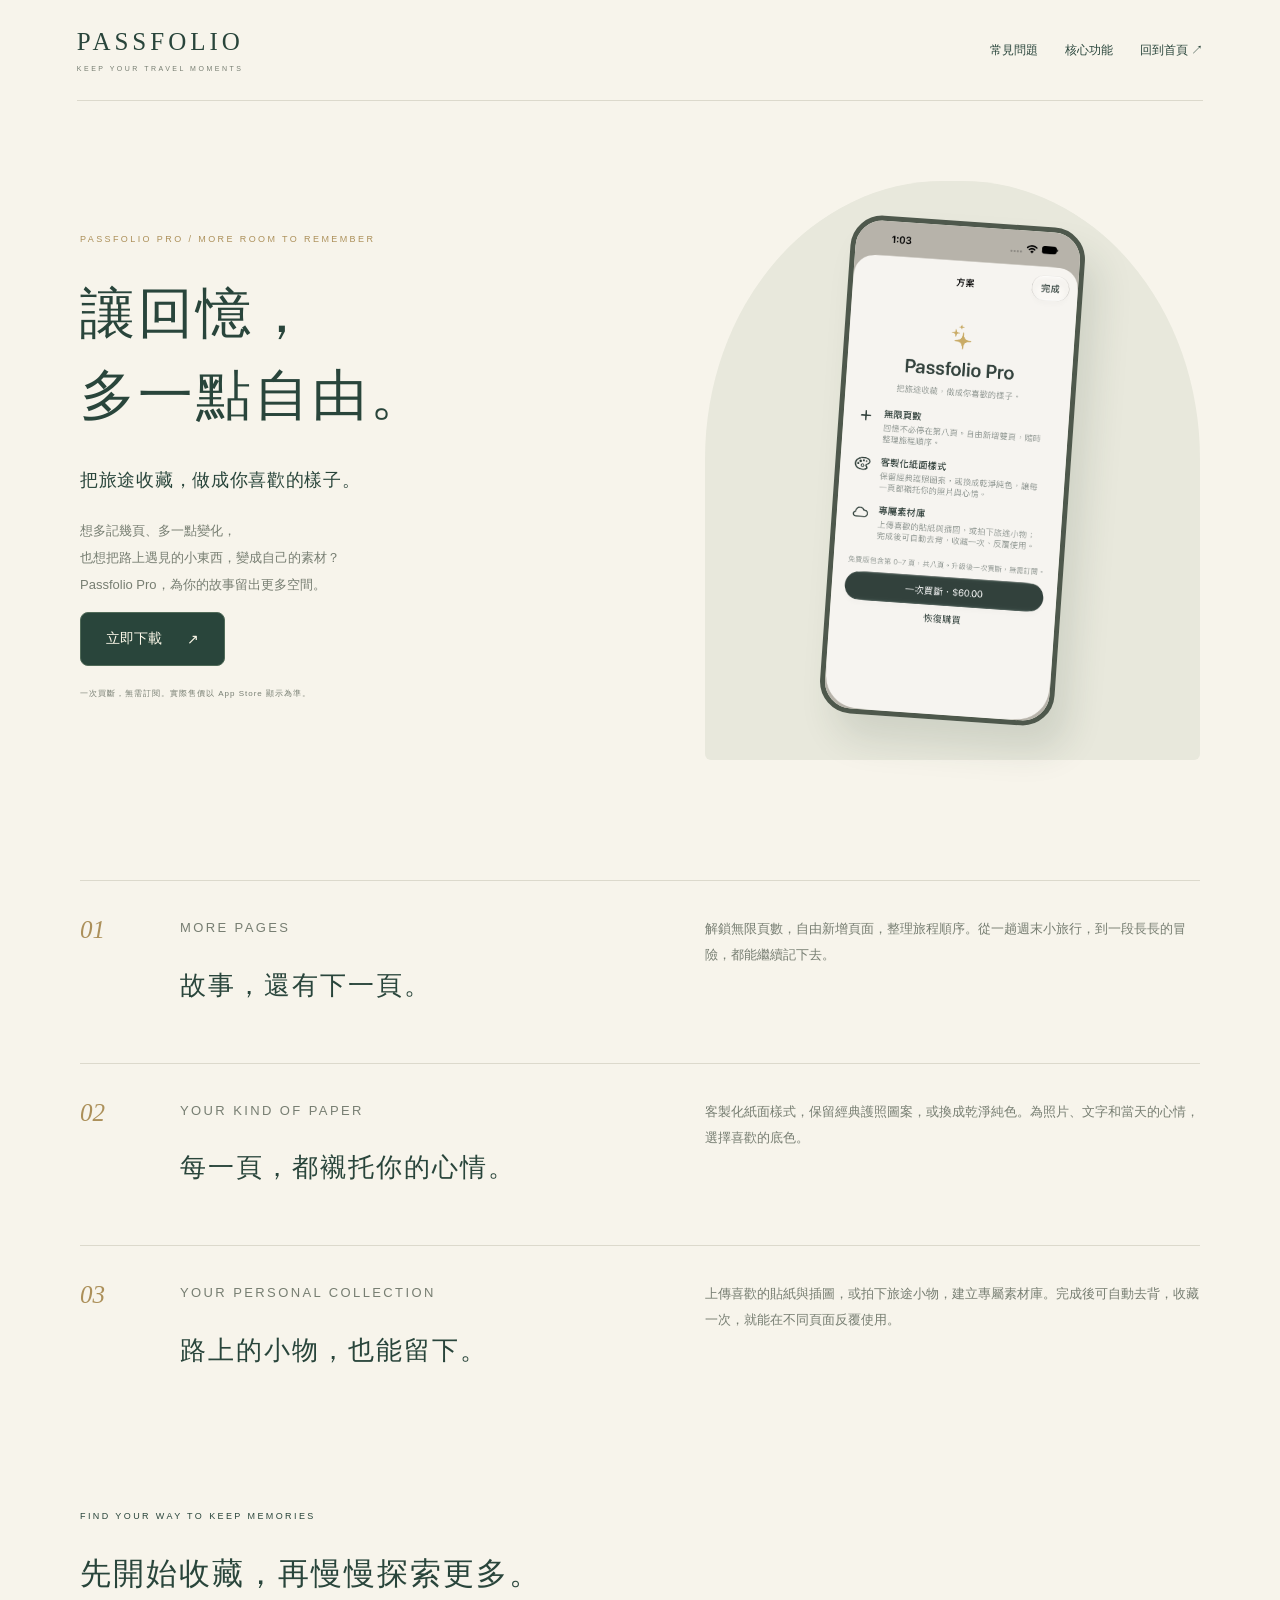
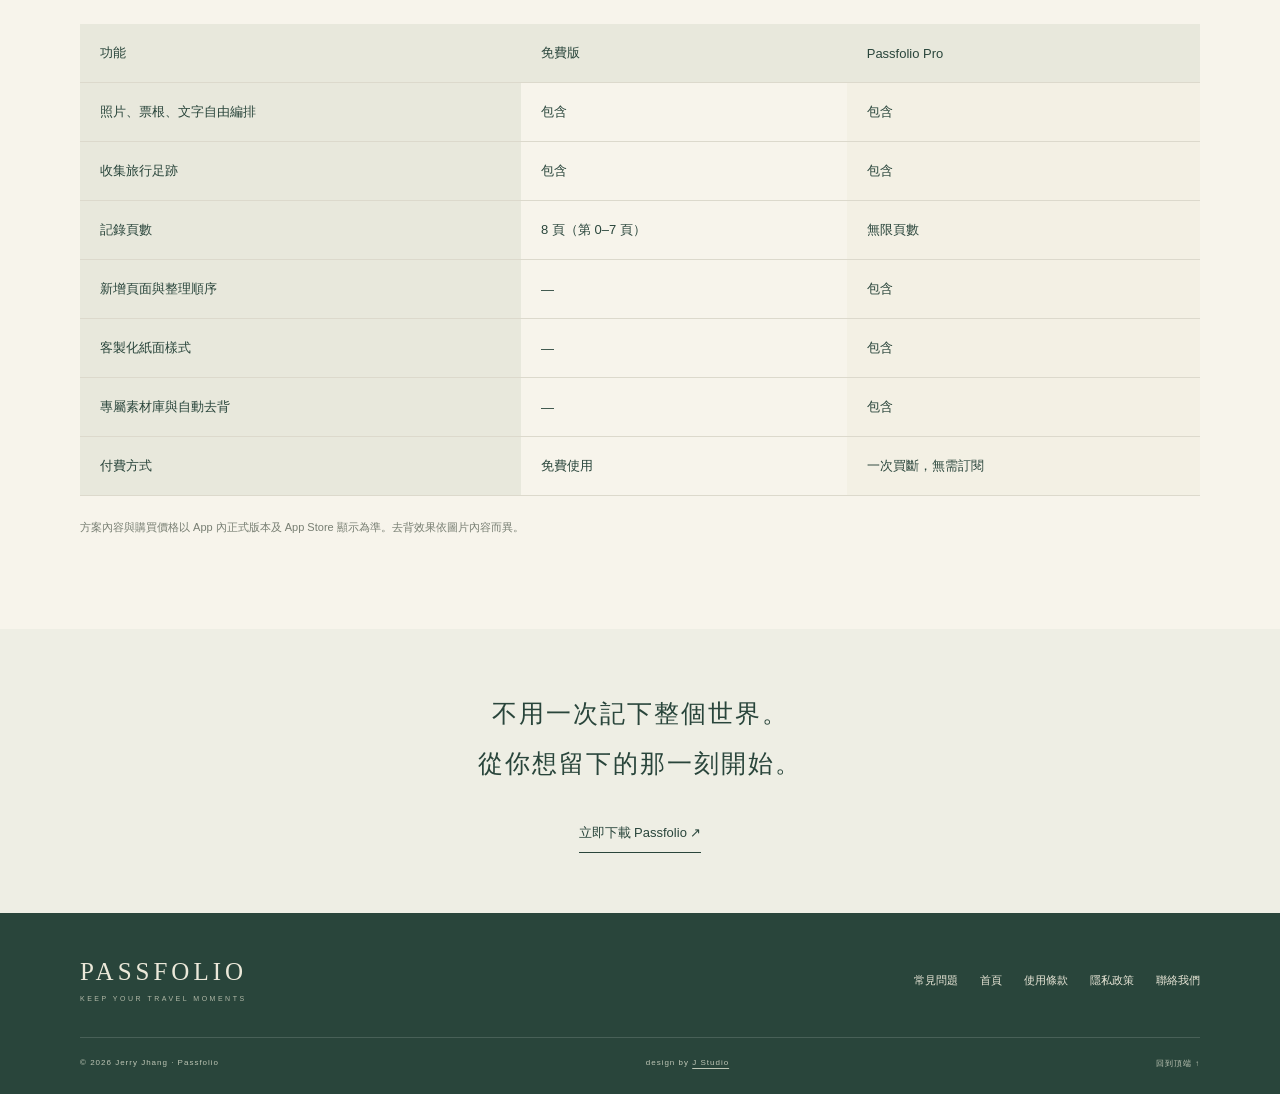
<file: pro.html>
<!doctype html><html lang="zh-Hant"><head><meta charset="utf-8"><meta name="viewport" content="width=device-width,initial-scale=1"><meta name="description" content="Passfolio Pro：無限頁數、客製化紙面樣式、專屬素材庫與自動去背，讓旅行回憶有更多自由。"><title>Passfolio Pro — 讓回憶，多一點自由</title><link rel="icon" href="assets/icon.png"><link rel="stylesheet" href="styles.css?v=20261103-faq"><script defer src="config.js?v=20261119"></script><script defer src="script.js"></script></head><body><header class="site-header"><a class="wordmark" href="index.html">PASSFOLIO<small>KEEP YOUR TRAVEL MOMENTS</small></a><nav aria-label="主要導覽"><a href="faq.html">常見問題</a><a href="index.html#features">核心功能</a><a href="index.html">回到首頁 ↗</a></nav></header><main id="main"><section class="pro-hero wrap"><div><p class="eyebrow gold">PASSFOLIO PRO / MORE ROOM TO REMEMBER</p><h1>讓回憶，<br>多一點自由。</h1><p class="lead">把旅途收藏，做成你喜歡的樣子。</p><p class="body-copy">想多記幾頁、多一點變化，<br>也想把路上遇見的小東西，變成自己的素材？<br>Passfolio Pro，為你的故事留出更多空間。</p><a class="button" href="https://apps.apple.com/tw/app/id6830483321" target="_blank" rel="noopener noreferrer">立即下載 <span>↗</span></a><p class="fine">一次買斷，無需訂閱。實際售價以 App Store 顯示為準。</p></div><div class="pro-visual"><div class="phone"><img src="assets/pro.png" alt="Passfolio Pro 方案畫面，介紹無限頁數、紙面樣式與專屬素材庫"></div></div></section>
<section class="pro-details wrap" aria-label="Pro 功能介紹"><article><span>01</span><div><p class="eyebrow">MORE PAGES</p><h2>故事，還有下一頁。</h2></div><p>解鎖無限頁數，自由新增頁面，整理旅程順序。從一趟週末小旅行，到一段長長的冒險，都能繼續記下去。</p></article><article><span>02</span><div><p class="eyebrow">YOUR KIND OF PAPER</p><h2>每一頁，都襯托你的心情。</h2></div><p>客製化紙面樣式，保留經典護照圖案，或換成乾淨純色。為照片、文字和當天的心情，選擇喜歡的底色。</p></article><article><span>03</span><div><p class="eyebrow">YOUR PERSONAL COLLECTION</p><h2>路上的小物，也能留下。</h2></div><p>上傳喜歡的貼紙與插圖，或拍下旅途小物，建立專屬素材庫。完成後可自動去背，收藏一次，就能在不同頁面反覆使用。</p></article></section>
<section class="comparison wrap"><p class="eyebrow">FIND YOUR WAY TO KEEP MEMORIES</p><h2>先開始收藏，再慢慢探索更多。</h2><div class="table-scroll"><table><thead><tr><th scope="col">功能</th><th scope="col">免費版</th><th scope="col">Passfolio Pro</th></tr></thead><tbody><tr><th scope="row">照片、票根、文字自由編排</th><td>包含</td><td>包含</td></tr><tr><th scope="row">收集旅行足跡</th><td>包含</td><td>包含</td></tr><tr><th scope="row">記錄頁數</th><td>8 頁（第 0–7 頁）</td><td>無限頁數</td></tr><tr><th scope="row">新增頁面與整理順序</th><td>—</td><td>包含</td></tr><tr><th scope="row">客製化紙面樣式</th><td>—</td><td>包含</td></tr><tr><th scope="row">專屬素材庫與自動去背</th><td>—</td><td>包含</td></tr><tr><th scope="row">付費方式</th><td>免費使用</td><td>一次買斷，無需訂閱</td></tr></tbody></table></div><p class="plan-note">方案內容與購買價格以 App 內正式版本及 App Store 顯示為準。去背效果依圖片內容而異。</p></section><section class="closing-quote"><p>不用一次記下整個世界。<br>從你想留下的那一刻開始。</p><a class="text-link" href="https://apps.apple.com/tw/app/id6830483321" target="_blank" rel="noopener noreferrer">立即下載 Passfolio ↗</a></section></main><footer><div class="footer-top wrap"><a class="wordmark" href="index.html">PASSFOLIO<small>KEEP YOUR TRAVEL MOMENTS</small></a><nav aria-label="頁尾導覽"><a href="faq.html">常見問題</a><a href="index.html">首頁</a><a href="terms.html">使用條款</a><a href="privacy.html">隱私政策</a><a href="mailto:jstudio0430@gmail.com">聯絡我們</a></nav></div><div class="footer-bottom wrap"><span>© <span data-year>2026</span> Jerry Jhang · Passfolio</span><span class="design-credit">design by <a href="https://jstudio-app.github.io/" target="_blank" rel="noopener noreferrer">J Studio</a></span><a href="#">回到頂端 ↑</a></div></footer></body></html>
</file>
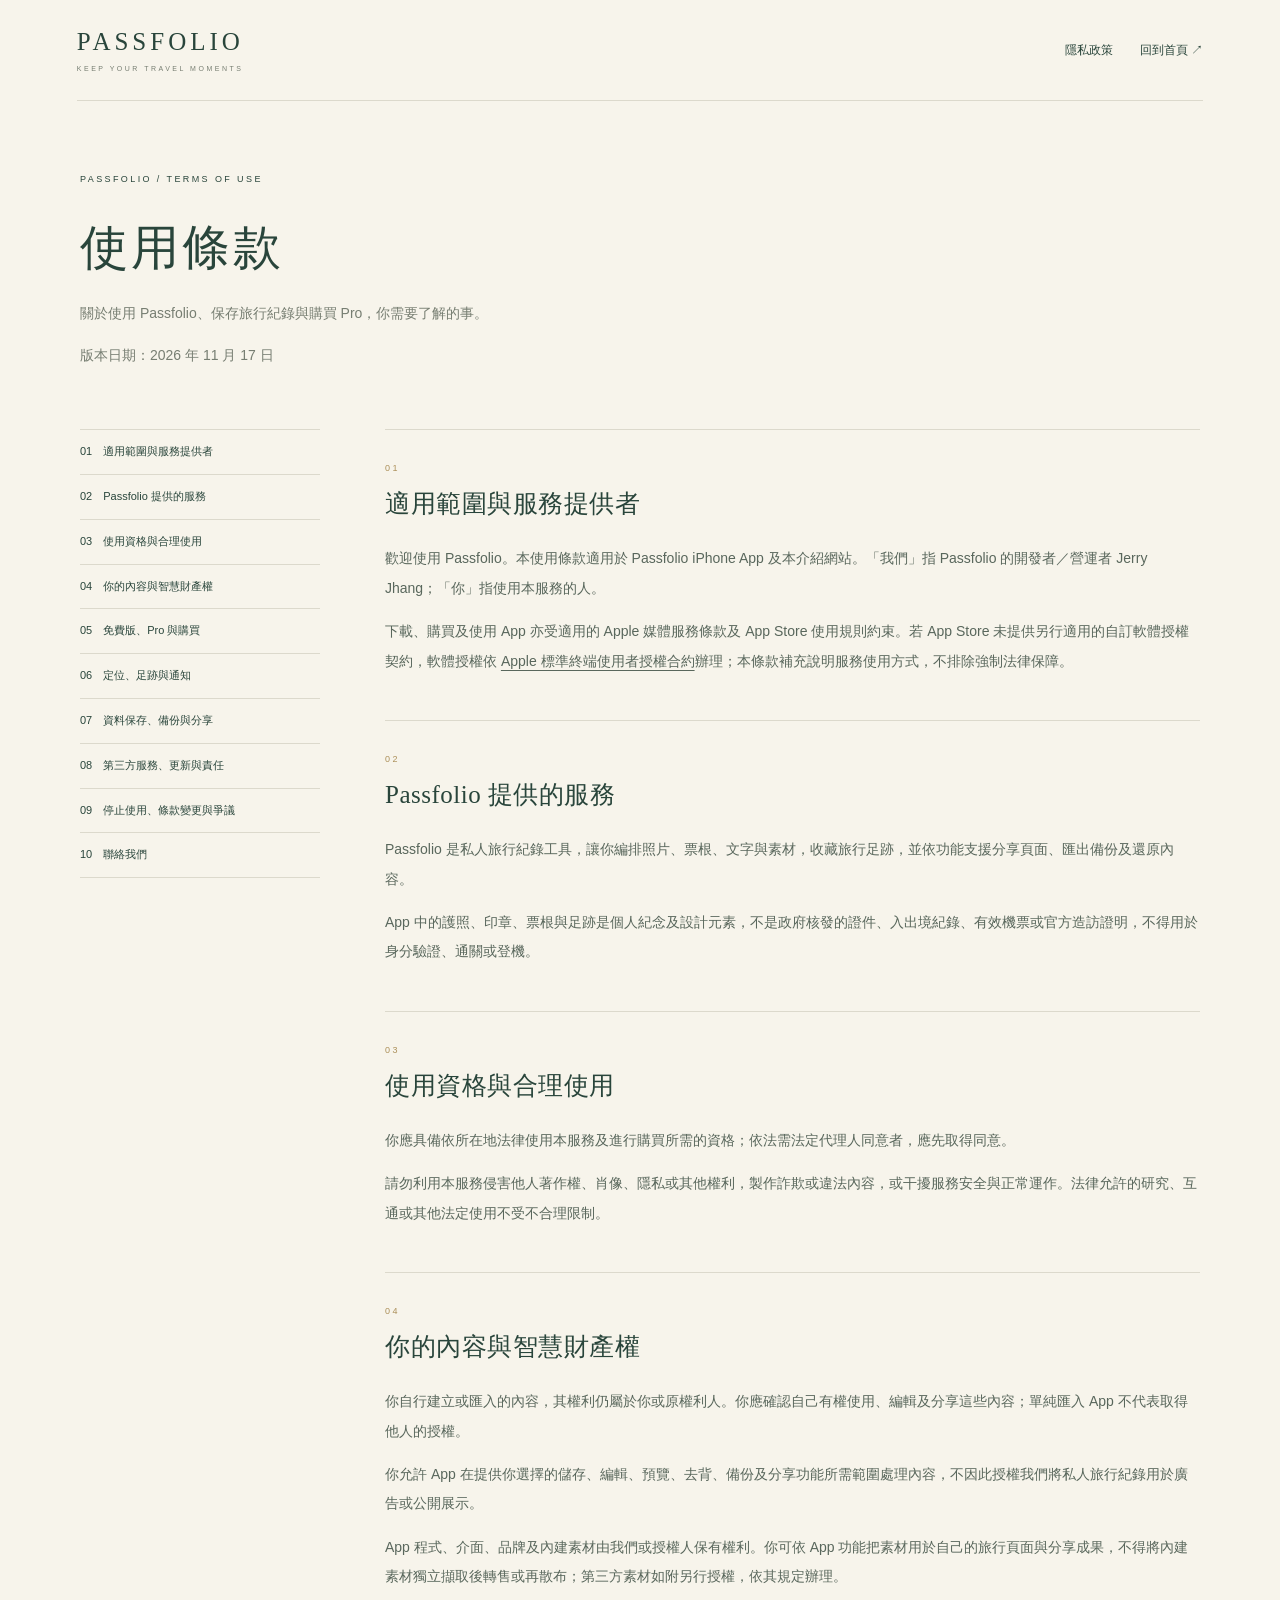
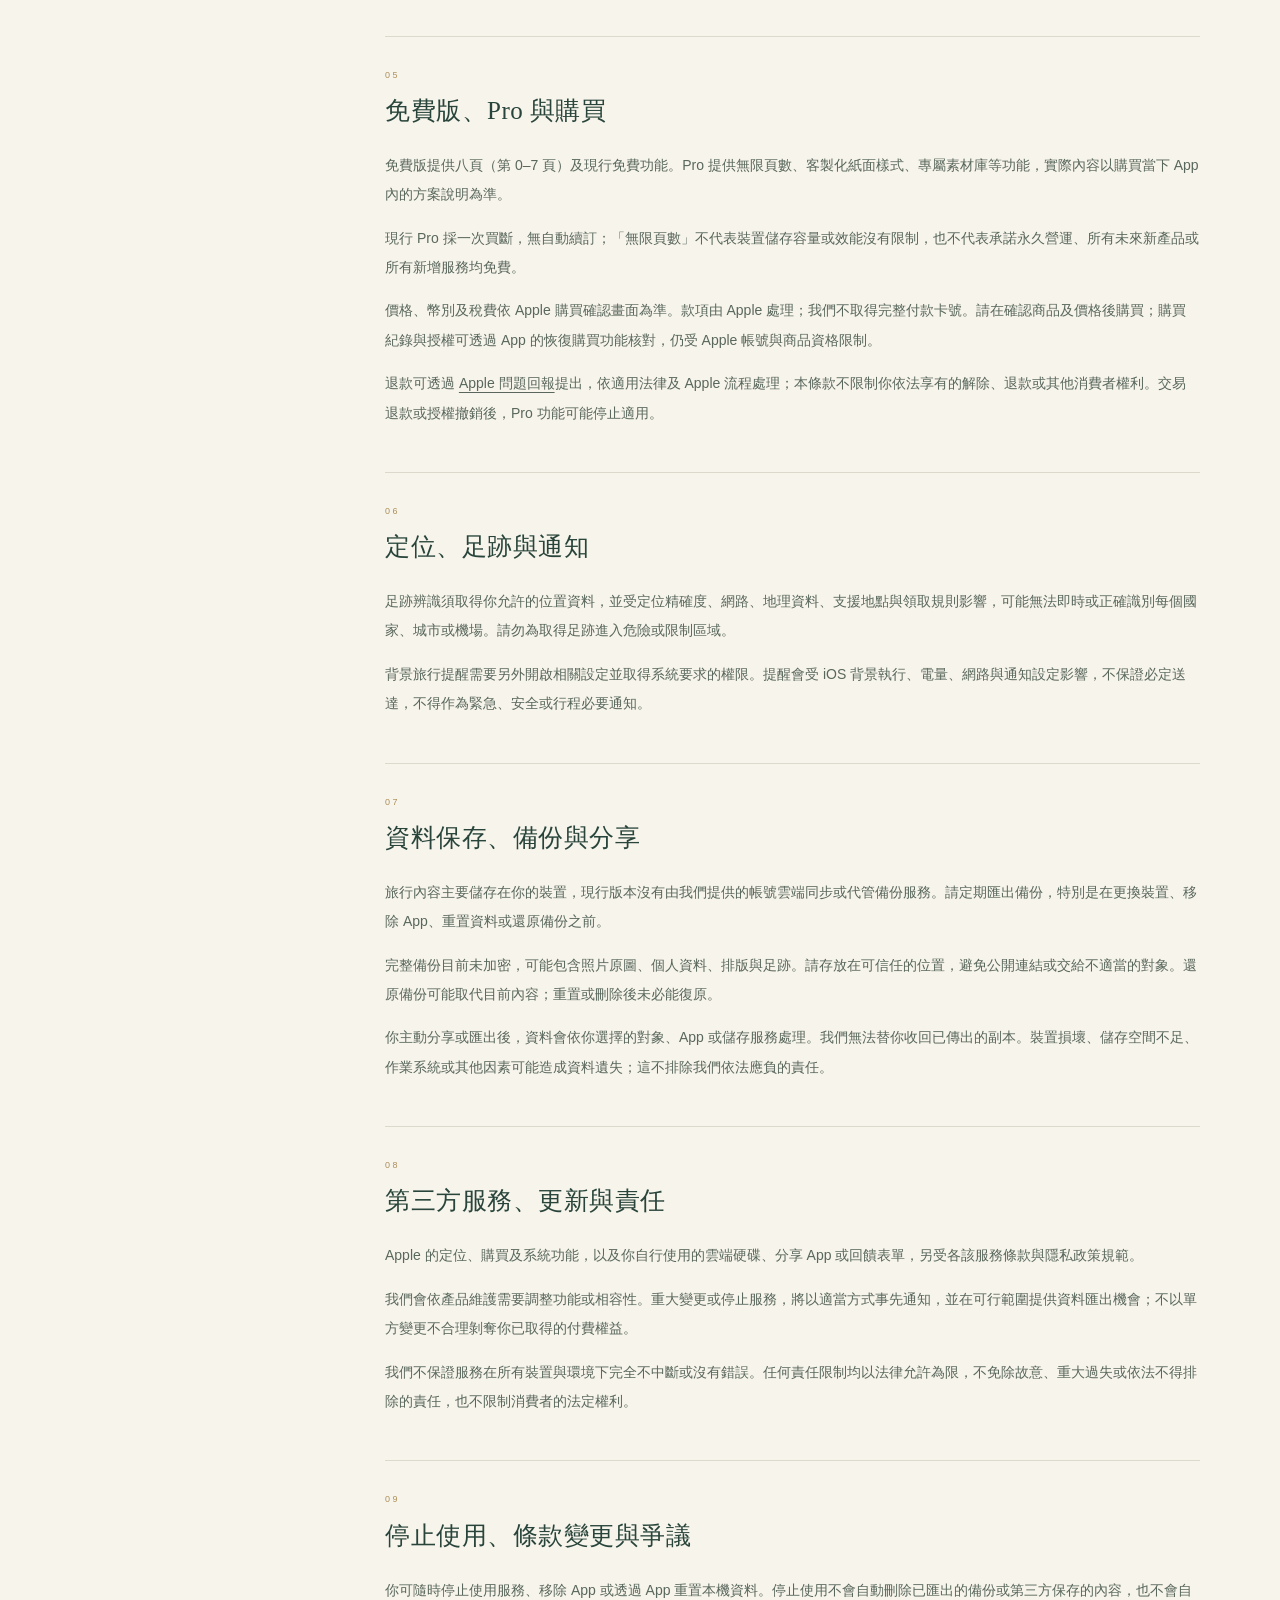
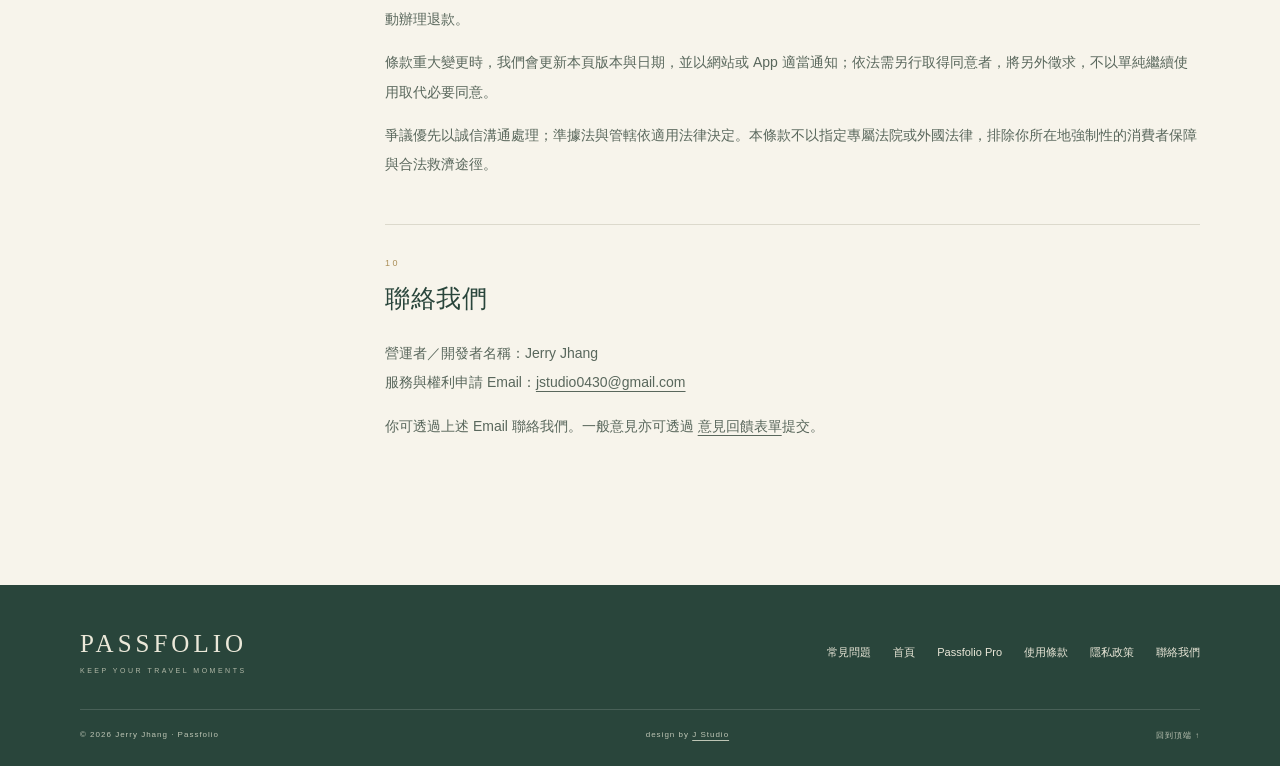
<file: terms.html>
<!doctype html><html lang="zh-Hant"><head><meta charset="utf-8"><meta name="viewport" content="width=device-width,initial-scale=1"><meta name="robots" content="noindex"><meta name="description" content="關於使用 Passfolio、保存旅行紀錄與購買 Pro，你需要了解的事。"><title>使用條款 — Passfolio</title><link rel="icon" href="assets/icon.png"><link rel="stylesheet" href="styles.css?v=20261103-faq"></head><body><a class="skip" href="#main">跳至主要內容</a><header class="site-header"><a class="wordmark" href="index.html">PASSFOLIO<small>KEEP YOUR TRAVEL MOMENTS</small></a><nav aria-label="主要導覽"><a href="privacy.html">隱私政策</a><a href="index.html">回到首頁 ↗</a></nav></header><main id="main" class="policy wrap"><div class="policy-intro"><p class="eyebrow">PASSFOLIO / TERMS OF USE</p><h1>使用條款</h1><p>關於使用 Passfolio、保存旅行紀錄與購買 Pro，你需要了解的事。</p><p class="policy-date">版本日期：2026 年 11 月 17 日</p></div><div class="policy-layout"><aside><nav aria-label="本頁目錄"><a href="#s1">01　適用範圍與服務提供者</a><a href="#s2">02　Passfolio 提供的服務</a><a href="#s3">03　使用資格與合理使用</a><a href="#s4">04　你的內容與智慧財產權</a><a href="#s5">05　免費版、Pro 與購買</a><a href="#s6">06　定位、足跡與通知</a><a href="#s7">07　資料保存、備份與分享</a><a href="#s8">08　第三方服務、更新與責任</a><a href="#s9">09　停止使用、條款變更與爭議</a><a href="#s10">10　聯絡我們</a></nav></aside><div><section id="s1" class="policy-section"><p class="eyebrow">01</p><h2>適用範圍與服務提供者</h2><p>歡迎使用 Passfolio。本使用條款適用於 Passfolio iPhone App 及本介紹網站。「我們」指 Passfolio 的開發者／營運者 Jerry Jhang；「你」指使用本服務的人。</p><p>下載、購買及使用 App 亦受適用的 Apple 媒體服務條款及 App Store 使用規則約束。若 App Store 未提供另行適用的自訂軟體授權契約，軟體授權依 <a href="https://www.apple.com/legal/internet-services/itunes/dev/stdeula/">Apple 標準終端使用者授權合約</a>辦理；本條款補充說明服務使用方式，不排除強制法律保障。</p></section><section id="s2" class="policy-section"><p class="eyebrow">02</p><h2>Passfolio 提供的服務</h2><p>Passfolio 是私人旅行紀錄工具，讓你編排照片、票根、文字與素材，收藏旅行足跡，並依功能支援分享頁面、匯出備份及還原內容。</p><p>App 中的護照、印章、票根與足跡是個人紀念及設計元素，不是政府核發的證件、入出境紀錄、有效機票或官方造訪證明，不得用於身分驗證、通關或登機。</p></section><section id="s3" class="policy-section"><p class="eyebrow">03</p><h2>使用資格與合理使用</h2><p>你應具備依所在地法律使用本服務及進行購買所需的資格；依法需法定代理人同意者，應先取得同意。</p><p>請勿利用本服務侵害他人著作權、肖像、隱私或其他權利，製作詐欺或違法內容，或干擾服務安全與正常運作。法律允許的研究、互通或其他法定使用不受不合理限制。</p></section><section id="s4" class="policy-section"><p class="eyebrow">04</p><h2>你的內容與智慧財產權</h2><p>你自行建立或匯入的內容，其權利仍屬於你或原權利人。你應確認自己有權使用、編輯及分享這些內容；單純匯入 App 不代表取得他人的授權。</p><p>你允許 App 在提供你選擇的儲存、編輯、預覽、去背、備份及分享功能所需範圍處理內容，不因此授權我們將私人旅行紀錄用於廣告或公開展示。</p><p>App 程式、介面、品牌及內建素材由我們或授權人保有權利。你可依 App 功能把素材用於自己的旅行頁面與分享成果，不得將內建素材獨立擷取後轉售或再散布；第三方素材如附另行授權，依其規定辦理。</p></section><section id="s5" class="policy-section"><p class="eyebrow">05</p><h2>免費版、Pro 與購買</h2><p>免費版提供八頁（第 0–7 頁）及現行免費功能。Pro 提供無限頁數、客製化紙面樣式、專屬素材庫等功能，實際內容以購買當下 App 內的方案說明為準。</p><p>現行 Pro 採一次買斷，無自動續訂；「無限頁數」不代表裝置儲存容量或效能沒有限制，也不代表承諾永久營運、所有未來新產品或所有新增服務均免費。</p><p>價格、幣別及稅費依 Apple 購買確認畫面為準。款項由 Apple 處理；我們不取得完整付款卡號。請在確認商品及價格後購買；購買紀錄與授權可透過 App 的恢復購買功能核對，仍受 Apple 帳號與商品資格限制。</p><p>退款可透過 <a href="https://reportaproblem.apple.com/">Apple 問題回報</a>提出，依適用法律及 Apple 流程處理；本條款不限制你依法享有的解除、退款或其他消費者權利。交易退款或授權撤銷後，Pro 功能可能停止適用。</p></section><section id="s6" class="policy-section"><p class="eyebrow">06</p><h2>定位、足跡與通知</h2><p>足跡辨識須取得你允許的位置資料，並受定位精確度、網路、地理資料、支援地點與領取規則影響，可能無法即時或正確識別每個國家、城市或機場。請勿為取得足跡進入危險或限制區域。</p><p>背景旅行提醒需要另外開啟相關設定並取得系統要求的權限。提醒會受 iOS 背景執行、電量、網路與通知設定影響，不保證必定送達，不得作為緊急、安全或行程必要通知。</p></section><section id="s7" class="policy-section"><p class="eyebrow">07</p><h2>資料保存、備份與分享</h2><p>旅行內容主要儲存在你的裝置，現行版本沒有由我們提供的帳號雲端同步或代管備份服務。請定期匯出備份，特別是在更換裝置、移除 App、重置資料或還原備份之前。</p><p>完整備份目前未加密，可能包含照片原圖、個人資料、排版與足跡。請存放在可信任的位置，避免公開連結或交給不適當的對象。還原備份可能取代目前內容；重置或刪除後未必能復原。</p><p>你主動分享或匯出後，資料會依你選擇的對象、App 或儲存服務處理。我們無法替你收回已傳出的副本。裝置損壞、儲存空間不足、作業系統或其他因素可能造成資料遺失；這不排除我們依法應負的責任。</p></section><section id="s8" class="policy-section"><p class="eyebrow">08</p><h2>第三方服務、更新與責任</h2><p>Apple 的定位、購買及系統功能，以及你自行使用的雲端硬碟、分享 App 或回饋表單，另受各該服務條款與隱私政策規範。</p><p>我們會依產品維護需要調整功能或相容性。重大變更或停止服務，將以適當方式事先通知，並在可行範圍提供資料匯出機會；不以單方變更不合理剝奪你已取得的付費權益。</p><p>我們不保證服務在所有裝置與環境下完全不中斷或沒有錯誤。任何責任限制均以法律允許為限，不免除故意、重大過失或依法不得排除的責任，也不限制消費者的法定權利。</p></section><section id="s9" class="policy-section"><p class="eyebrow">09</p><h2>停止使用、條款變更與爭議</h2><p>你可隨時停止使用服務、移除 App 或透過 App 重置本機資料。停止使用不會自動刪除已匯出的備份或第三方保存的內容，也不會自動辦理退款。</p><p>條款重大變更時，我們會更新本頁版本與日期，並以網站或 App 適當通知；依法需另行取得同意者，將另外徵求，不以單純繼續使用取代必要同意。</p><p>爭議優先以誠信溝通處理；準據法與管轄依適用法律決定。本條款不以指定專屬法院或外國法律，排除你所在地強制性的消費者保障與合法救濟途徑。</p></section><section id="s10" class="policy-section"><p class="eyebrow">10</p><h2>聯絡我們</h2><p>營運者／開發者名稱：Jerry Jhang<br>服務與權利申請 Email：<a href="mailto:jstudio0430@gmail.com">jstudio0430@gmail.com</a></p><p>你可透過上述 Email 聯絡我們。一般意見亦可透過 <a href="https://forms.gle/4R24kuYvTFpLrLQB8" target="_blank" rel="noopener noreferrer">意見回饋表單</a>提交。</p></section></div></div></main><footer><div class="footer-top wrap"><a class="wordmark" href="index.html">PASSFOLIO<small>KEEP YOUR TRAVEL MOMENTS</small></a><nav aria-label="頁尾導覽"><a href="faq.html">常見問題</a><a href="index.html">首頁</a><a href="pro.html">Passfolio Pro</a><a href="terms.html">使用條款</a><a href="privacy.html">隱私政策</a><a href="mailto:jstudio0430@gmail.com">聯絡我們</a></nav></div><div class="footer-bottom wrap"><span>© 2026 Jerry Jhang · Passfolio</span><span class="design-credit">design by <a href="https://jstudio-app.github.io/" target="_blank" rel="noopener noreferrer">J Studio</a></span><a href="#">回到頂端 ↑</a></div></footer></body></html>
</file>
<file: styles.css>
:root{--paper:#f7f4eb;--ink:#29453b;--muted:#777e72;--gold:#ac905a;--line:#dcd9cc;--wash:#e8e8dc}*{box-sizing:border-box}html{scroll-behavior:smooth;scroll-padding-top:30px}body{margin:0;background:var(--paper);color:var(--ink);font-family:-apple-system,BlinkMacSystemFont,"PingFang TC","Noto Sans TC",sans-serif;-webkit-font-smoothing:antialiased}a{color:inherit;text-decoration:none}button{font:inherit;cursor:pointer}a:focus-visible,button:focus-visible{outline:2px solid var(--gold);outline-offset:6px}img{max-width:100%;display:block}h1,h2,h3,p{margin-top:0}h1,h2{font-family:"Songti TC","Noto Serif TC",serif;font-weight:500}h1{font-size:clamp(42px,4.8vw,68px);line-height:1.5;letter-spacing:3px;margin-bottom:25px}h2{font-size:40px;line-height:1.6;letter-spacing:2px}h3{font-size:19px;line-height:1.6;font-weight:500}p{line-height:2}.wrap{width:min(1120px,88%);margin-inline:auto}.site-header{width:min(1280px,88%);margin:auto;padding:28px 0;display:flex;justify-content:space-between;align-items:center;border-bottom:1px solid var(--line);gap:20px}.wordmark{font:25px Georgia,serif;letter-spacing:4px;white-space:nowrap}.wordmark small{display:block;font:7px Arial;letter-spacing:2.5px;margin-top:9px;color:var(--muted)}nav{display:flex;gap:27px;align-items:center;font-size:12px}.pill{border:1px solid #a3ad9b;border-radius:30px;padding:12px 19px}.gold{color:var(--gold)}.hero{display:grid;grid-template-columns:1.03fr 1fr;gap:45px;align-items:center;min-height:760px;padding-block:55px 75px}.eyebrow{font-size:9px;font-weight:500;letter-spacing:2.4px;line-height:1.8;margin-bottom:25px}.underline{position:relative;white-space:nowrap}.underline:after{content:"";position:absolute;left:0;right:0;bottom:-1px;height:8px;border-top:1px solid var(--gold);border-bottom:1px solid #ac905a55;border-radius:50%;transform:rotate(-2deg)}.lead{font-size:18px;line-height:1.9;letter-spacing:.7px;margin-bottom:20px}.body-copy{font-size:13px;color:var(--muted);line-height:2.1}.hero-actions{display:flex;align-items:center;gap:25px;margin-top:30px}.button{display:inline-flex;gap:25px;justify-content:center;align-items:center;background:var(--ink);color:#fcf8e9;border:1px solid #516b59;border-radius:8px;padding:17px 25px;font-size:14px;transition:transform .2s,background .2s}.button:hover{background:#3a5b4b;transform:translateY(-2px)}.quiet-link{font-size:12px;color:var(--muted)}.fine{font-size:8px;letter-spacing:1px;color:var(--muted);margin-top:20px}.hero-visual{position:relative;min-height:620px;display:flex;align-items:center;justify-content:center}.arch{position:absolute;inset:40px 10px 45px;background:#e5e6d9;border-radius:48% 48% 4px 4px}.hero-phone{position:relative;width:245px;border-radius:33px;overflow:hidden;border:5px solid #4e584c;box-shadow:17px 30px 40px #293c2e22;transform:rotate(5deg)}.hero-phone img{width:100%}.memory-note{position:absolute;background:#fcf9ee;box-shadow:0 15px 25px #293c2e16;padding:22px;bottom:60px;left:-15px;transform:rotate(-9deg)}.memory-note:before{content:"";position:absolute;background:#d6c4a480;width:70px;height:20px;top:-10px;left:48px;transform:rotate(4deg)}.memory-note>span{font-size:7px;letter-spacing:2px;color:var(--gold)}.memory-note p{font-family:"Songti TC",serif;line-height:1.8;font-size:20px;margin:14px 0}.memory-note small{font-size:6px;letter-spacing:1.2px;color:var(--muted)}.souvenir-stamp{position:absolute;right:-20px;top:65px;border:3px double #9c745c;outline:1px dashed #9c745c;outline-offset:5px;border-radius:50%;width:126px;height:126px;display:flex;flex-direction:column;align-items:center;justify-content:center;transform:rotate(15deg);color:#9c745c;background:#f7f4ebdf;font-size:27px}.souvenir-stamp b{font:9px Georgia;margin:6px 0;letter-spacing:1px}.souvenir-stamp small{font-size:6px;letter-spacing:1px}.handwritten{font:italic 19px Georgia;color:#8a8469;transform:rotate(-7deg)}.hero-visual>.handwritten{position:absolute;bottom:-5px;right:5px}.ribbon{display:flex;justify-content:space-between;gap:20px;border-block:1px solid var(--line);padding:23px 6%;font-size:9px;letter-spacing:1.6px;color:var(--muted)}.story{text-align:center;padding-block:100px 60px}.story h2{margin-bottom:25px}.story>p:not(.eyebrow){font-size:13px;color:var(--muted);line-height:2.2}.story-star{color:var(--gold);display:block;font-size:33px;margin:30px 0}.features{padding-block:30px 90px}.section-heading{text-align:center;margin-bottom:60px}.section-heading h2{margin-bottom:15px}.feature-editor{display:grid;grid-template-columns:1fr 1fr;gap:95px;align-items:center}.screenshot-stage{position:relative;min-height:630px;background:var(--wash);display:flex;justify-content:center;align-items:center;border-radius:50% 50% 4px 4px}.phone{width:245px;border:5px solid #4e584c;overflow:hidden;border-radius:32px;box-shadow:16px 25px 35px #293c2e20;transform:rotate(-5deg)}.stage-label{position:absolute;top:30px;font-size:7px;letter-spacing:2px;color:var(--muted)}.screenshot-stage .handwritten{position:absolute;bottom:24px;right:-15px}.feature-list article{display:flex;gap:23px;border-top:1px solid var(--line);padding:25px 0}.feature-icon{font:22px Georgia;width:30px;flex-shrink:0;color:var(--gold)}.feature-list .eyebrow{font-size:7px;margin-bottom:8px}.feature-list h3{margin-bottom:10px}.feature-list article p:last-child{font-size:12px;line-height:2;color:var(--muted);margin:0}.footprints{background:#e9eadd;padding:80px 0}.footprint-layout{display:grid;grid-template-columns:1fr 1fr;gap:65px;align-items:center}.footprint-layout h2{margin-bottom:25px}.place-types{display:flex;gap:25px;font-size:12px;margin:25px 0}.footnote{font-size:9px;color:var(--muted)}.footprint-art{min-height:380px;position:relative}.route-line{position:absolute;inset:25px;border:1px dashed #a8ad94;border-radius:50%;transform:rotate(-30deg)}.place-stamp{position:absolute;border:3px double currentColor;border-radius:12px;padding:20px 25px;display:grid;gap:9px;text-align:center;background:#f7f4ebaa}.place-stamp small{font-size:7px;letter-spacing:2px}.place-stamp b{font:26px Georgia;letter-spacing:4px}.place-stamp span{font-size:9px}.country{color:#557666;top:10px;left:10px;transform:rotate(-9deg)}.city{color:#a5765c;bottom:15px;left:40px;transform:rotate(7deg)}.airport-ticket{position:absolute;right:0;top:125px;background:#e2dced;box-shadow:5px 9px 15px #34423512;border-radius:9px;padding:17px 23px;transform:rotate(12deg);width:215px}.airport-ticket>span{font-size:7px;letter-spacing:1px}.airport-ticket>b{font:bold 53px Arial;display:block;letter-spacing:4px;margin:10px 0}.airport-ticket p{font-size:10px;margin:0}.barcode{position:absolute;width:30px;height:60px;right:20px;top:43px;background:repeating-linear-gradient(90deg,#253a30 0 1px,transparent 1px 3px,#253a30 3px 5px,transparent 5px 6px)}.demo-label{position:absolute;bottom:-15px;right:0;font-size:8px;color:var(--muted)}.pro-teaser{padding-block:95px;display:grid;grid-template-columns:1fr 1fr;gap:95px;align-items:center}.text-link{display:inline-block;font-size:13px;border-bottom:1px solid var(--ink);padding:10px 0}.text-link>span{margin-left:30px}.pro-summary{padding:40px;background:#efebdf;border:1px solid #ded4ba;border-radius:6px;position:relative}.big-star{position:absolute;right:30px;top:25px;color:var(--gold);font-size:48px}.pro-summary h3{font:30px Georgia}.pro-summary ul{list-style:none;margin:25px 0;padding:0}.pro-summary li{border-top:1px solid #d8d0bb;padding:17px 0;font-size:13px}.pro-summary li>span{font:italic 12px Georgia;color:var(--gold);margin-right:20px}.pro-summary>p{font-size:10px;color:var(--muted);margin:0}.closing-quote{text-align:center;padding:60px 15px;background:#eeeee4}.closing-quote p{font:25px/2 "Songti TC",serif;letter-spacing:2px}.closing-quote>span{font-size:8px;letter-spacing:3px;color:var(--muted)}.download{text-align:center;padding-block:80px}.download>img{width:90px;margin:0 auto 25px}.download h2{margin-bottom:20px}.download>p:not(.eyebrow):not(.fine){font-size:13px;color:var(--muted)}.store-button{gap:20px;text-align:left}.store-button small{display:block;font-size:9px;letter-spacing:.5px;margin-bottom:7px}.feedback{display:flex;justify-content:space-between;align-items:center;gap:30px;border-block:1px solid var(--line);padding-block:35px;margin-bottom:65px}.feedback .eyebrow{margin-bottom:12px}.feedback h3{margin-bottom:10px}.feedback p:last-child{font-size:12px;color:var(--muted);margin-bottom:0}.feedback>.text-link{white-space:nowrap}footer{background:var(--ink);color:#ebe8d9;padding-block:45px 25px}.footer-top{display:flex;justify-content:space-between;align-items:center;gap:25px}.footer-top .wordmark small{color:#b2b9a8}.footer-top nav{font-size:11px;gap:22px}.footer-bottom{border-top:1px solid #ffffff25;margin-top:35px;padding-top:20px;display:flex;justify-content:space-between;gap:20px;font-size:8px;letter-spacing:1px;color:#bdc5b5}.skip{position:absolute;left:20px;top:-60px;background:var(--ink);color:white;padding:12px;z-index:10}.skip:focus{top:10px}dialog{background:var(--paper);color:var(--ink);border:1px solid var(--line);border-radius:12px;max-width:450px;width:calc(100% - 40px);padding:40px}dialog::backdrop{background:#20392d77;backdrop-filter:blur(5px)}dialog h2{font-size:26px}dialog>p:not(.eyebrow){font-size:13px;color:var(--muted)}.dialog-close{position:absolute;top:10px;right:15px;border:0;background:none;font-size:27px;color:var(--ink)}.pro-hero{display:grid;grid-template-columns:1.1fr 1fr;gap:80px;align-items:center;padding-block:80px}.pro-hero h1{font-size:55px}.pro-visual{padding:40px 0;background:var(--wash);border-radius:48% 48% 6px 6px;display:flex;justify-content:center}.pro-visual .phone{width:235px;transform:rotate(4deg)}.pro-details{padding-block:40px 80px}.pro-details article{display:grid;grid-template-columns:70px 1fr 1fr;border-top:1px solid var(--line);padding:35px 0;gap:30px}.pro-details article>span{font:italic 25px Georgia;color:var(--gold)}.pro-details h2{font-size:26px}.pro-details p{font-size:13px;color:var(--muted)}.comparison{padding-bottom:80px}.comparison h2{font-size:31px}.table-scroll{overflow-x:auto}table{width:100%;border-collapse:collapse;min-width:480px;text-align:left;font-size:13px}th,td{padding:20px;border-bottom:1px solid var(--line)}th{font-weight:500;background:var(--wash)}td:last-child{color:var(--ink);background:#ece8da66}.plan-note{font-size:11px;color:var(--muted);margin-top:20px}.legal{max-width:780px;padding-block:80px 120px;min-height:65vh}.legal h1{font-size:43px}.legal h2{font-size:24px}.legal p{font-size:14px;color:var(--muted)}.legal .status{padding:20px;background:var(--wash);border-left:2px solid var(--gold);margin-bottom:35px}
@media(max-width:1000px){nav{gap:16px}.site-header nav>a:first-child{display:none}.hero{gap:25px}.hero-phone{width:215px}.hero-visual{min-height:565px}.memory-note{left:-10px;padding:18px}.souvenir-stamp{right:-10px;width:110px;height:110px}.feature-editor,.pro-teaser{gap:50px}.screenshot-stage{min-height:580px}.phone{width:220px}.footprint-layout{gap:30px}.pro-hero{gap:40px}}
@media(max-width:700px){.wrap,.site-header{width:86%}.site-header{padding-block:23px}.wordmark{font-size:20px;letter-spacing:3px}.wordmark small{font-size:6px;letter-spacing:1.4px}.site-header nav>a{display:none}.site-header nav>a[href="pro.html"],.site-header nav>a[href="index.html"]{display:block;font-size:11px}.site-header nav .pill{display:block;padding:9px 12px;font-size:10px}.hero{display:flex;flex-direction:column;padding-block:50px 30px;gap:15px}.hero-copy{width:100%}h1{font-size:43px;letter-spacing:1px;margin-bottom:25px}.eyebrow{font-size:8px;letter-spacing:1.6px;margin-bottom:22px}.lead{font-size:16px}.body-copy{font-size:12px}.hero-actions{gap:23px}.hero-visual{width:100%;min-height:570px;margin-top:10px}.hero-phone{width:216px}.arch{inset:30px 0 35px}.memory-note{bottom:48px;left:-9px;padding:17px}.memory-note p{font-size:17px}.memory-note>span{font-size:6px}.memory-note small{font-size:5px}.souvenir-stamp{right:-9px;top:46px;width:93px;height:93px}.souvenir-stamp b{font-size:7px}.souvenir-stamp small{font-size:5px}.hero-visual>.handwritten{font-size:16px;bottom:-4px;right:0}.ribbon{padding:20px 7%;font-size:8px;line-height:1.7;gap:15px}.ribbon span:last-child{display:none}.ribbon span:first-child{max-width:120px}.story{padding-block:65px 30px}h2{font-size:31px}.story>p:not(.eyebrow){font-size:12px}.feature-editor{grid-template-columns:1fr;gap:40px}.features{padding-block:20px 60px}.section-heading{margin-bottom:35px}.screenshot-stage{min-height:580px}.screenshot-stage .handwritten{right:0;font-size:17px}.feature-list article{padding:25px 0;gap:20px}.feature-list h3{font-size:18px}.footprints{padding:60px 0}.footprint-layout{grid-template-columns:1fr;gap:35px}.footprint-art{min-height:345px}.place-stamp{padding:17px 20px}.place-stamp b{font-size:22px}.country{left:0}.city{left:5px}.airport-ticket{right:0;top:120px;width:190px;padding:15px}.airport-ticket>b{font-size:47px}.barcode{right:14px;width:25px;height:50px}.place-types{gap:22px;font-size:11px}.pro-teaser{padding-block:65px;grid-template-columns:1fr;gap:35px}.pro-summary{padding:30px}.closing-quote p{font-size:20px;letter-spacing:1px}.download{padding-block:65px}.download>p:not(.eyebrow):not(.fine){font-size:12px}.feedback{align-items:flex-start;flex-direction:column;gap:15px;margin-bottom:45px}.feedback h3{font-size:17px}.feedback p:last-child{font-size:11px}.footer-top{align-items:flex-start;flex-direction:column;gap:25px}.footer-top nav{font-size:10px;gap:18px;flex-wrap:wrap}.footer-bottom{flex-wrap:wrap;font-size:7px}.footer-bottom>span:nth-child(2){display:none}.pro-hero{grid-template-columns:1fr;gap:35px;padding-block:50px}.pro-hero h1{font-size:41px}.pro-visual{padding-block:35px}.pro-details{padding-block:20px 50px}.pro-details article{grid-template-columns:35px 1fr;gap:12px;padding-block:25px}.pro-details article>p{grid-column:2;margin:0}.pro-details h2{font-size:24px;margin-bottom:5px}.comparison h2{font-size:27px}.legal{padding-block:50px 80px}.legal h1{font-size:35px}}
@media(prefers-reduced-motion:reduce){html{scroll-behavior:auto}*{transition:none!important}}
.footprint-art{overflow:hidden}
@media(max-width:700px){.site-header nav .pill{display:none}.site-header nav{flex-shrink:0}.site-header nav>a[href="pro.html"]{white-space:nowrap}.hero-visual>.handwritten{font-size:15px}}
.policy{padding-block:70px 100px}.policy-intro{max-width:770px;margin-bottom:60px}.policy-intro h1{font-size:48px;margin-bottom:15px}.policy-intro>p:not(.eyebrow){font-size:14px;color:var(--muted)}.policy-intro .policy-date{font-size:11px}.policy-status{background:var(--wash);padding:20px 24px;border-left:2px solid var(--gold);margin-top:25px}.policy-status>strong{font-size:13px;font-weight:500}.policy-status>p{font-size:12px;color:var(--muted);margin:8px 0 0}.policy-layout{display:grid;grid-template-columns:240px minmax(0,1fr);gap:65px}.policy-layout aside nav{position:sticky;top:30px;display:flex;align-items:stretch;flex-direction:column;gap:0;border-top:1px solid var(--line)}.policy-layout aside a{font-size:11px;padding:12px 0;border-bottom:1px solid var(--line);line-height:1.8}.policy-section{border-top:1px solid var(--line);padding:30px 0;scroll-margin-top:25px}.policy-section .eyebrow{color:var(--gold);margin-bottom:8px}.policy-section h2{font-size:25px;letter-spacing:.5px;margin-bottom:20px}.policy-section>p:not(.eyebrow){font-size:14px;line-height:2.1;color:#59675c;overflow-wrap:anywhere}.policy-section a{text-decoration:underline;text-underline-offset:4px}.pending{color:#98723e;font-weight:500}@media(max-width:800px){.policy-layout{grid-template-columns:1fr;gap:30px}.policy-layout aside nav{position:static;display:grid;grid-template-columns:1fr 1fr;column-gap:20px}.policy{padding-block:45px 70px}.policy-intro{margin-bottom:35px}.policy-intro h1{font-size:38px}.policy-section h2{font-size:23px}.policy-section>p:not(.eyebrow){font-size:13px}.policy .policy-status{padding:18px}.policy-layout aside a{font-size:10px}}@media print{.site-header,.policy-layout aside,footer,.skip{display:none}.policy-layout{display:block}.policy{width:100%;padding:0}.policy-section{break-inside:avoid}.policy-section a{color:inherit}}
/* Product reading hierarchy: concise content, consistent actions. */
.product-home h1{font-size:54px;line-height:1.45;letter-spacing:2px}.product-home h2{font-size:32px;line-height:1.5;letter-spacing:1px}.product-home h3{font-size:21px}.product-home .lead{font-size:18px;line-height:1.9}.product-home .body-copy,.feature-overview p{font-size:16px;line-height:1.9}.product-label{font-size:14px;color:#657363;letter-spacing:.7px;margin-bottom:18px}.availability{font-size:13px;color:var(--muted);margin-top:17px}.secondary-button{display:inline-flex;align-items:center;justify-content:center;gap:12px;border:1px solid #8e9e8d;border-radius:8px;padding:15px 21px;font-size:14px;line-height:1.5;background:#ffffff30;color:var(--ink);transition:background .2s,transform .2s}.secondary-button:hover{background:#e7e9dd;transform:translateY(-2px)}.product-home .button{font-size:15px;padding:16px 23px}.product-home .site-header nav>a:not(.pill),.product-home footer nav a,.product-home .footer-bottom>a{text-decoration:underline;text-underline-offset:5px}.product-home .hero{min-height:670px;padding-block:35px 45px}.product-home .hero-visual{min-height:560px}.product-home .hero-phone{width:220px}.product-home .hero-actions{gap:12px;flex-wrap:wrap}.product-home .features{padding-block:55px 70px;border-top:1px solid var(--line)}.product-home .section-heading{text-align:left;margin-bottom:30px}.feature-overview{display:grid;grid-template-columns:repeat(3,1fr);gap:30px;margin-bottom:65px}.feature-overview article{padding:24px 0 16px;border-top:2px solid #aab39c}.feature-overview article>span{font:italic 16px Georgia;color:var(--gold)}.feature-overview h3{margin:15px 0 12px}.feature-overview p{color:var(--muted);margin-bottom:0}.product-home .feature-editor{gap:70px}.product-home .screenshot-stage{min-height:570px}.product-home .feature-list .detail-title{font-size:29px;line-height:1.6;font-family:"Songti TC",serif;font-weight:500}.simple-list{padding-left:20px;font-size:15px;line-height:2.3;color:#596b5c}.product-home .footnote,.product-home .demo-label{font-size:12px}.product-home .place-types{font-size:15px}.product-home .pro-teaser{gap:60px;padding-block:70px}.product-home .pro-summary h3{font-size:26px}.product-home .pro-summary li{font-size:16px}.product-home .pro-summary>p{font-size:13px}.product-home .download{padding-block:65px}.product-home .download>p:not(.eyebrow):not(.fine){font-size:16px}.product-home .fine{font-size:12px;letter-spacing:0}.product-home .store-button small{font-size:12px}.product-home .feedback p:last-child{font-size:15px}.product-home footer nav{font-size:13px}.product-home .footer-bottom{font-size:11px}.product-home .wordmark small{display:none}
@media(max-width:1000px){.feature-overview{gap:20px}.feature-overview h3{font-size:19px}.feature-overview p{font-size:14px}.product-home .hero h1{font-size:46px}}
@media(max-width:700px){.product-home h1,.product-home .hero h1{font-size:40px}.product-home h2{font-size:28px}.product-home .lead{font-size:16px}.product-home .body-copy{font-size:15px}.product-home .hero{padding-top:35px;padding-bottom:25px;gap:0}.product-home .hero-visual{min-height:540px}.product-home .hero-phone{width:205px}.product-home .features{padding-top:40px}.feature-overview{grid-template-columns:1fr;gap:0;margin-bottom:40px}.feature-overview article{padding:21px 0;display:grid;grid-template-columns:30px 1fr;gap:5px 10px;border-top:1px solid var(--line)}.feature-overview h3{font-size:20px;margin:0}.feature-overview article>span{padding-top:5px}.feature-overview p{grid-column:2;font-size:15px;line-height:1.8}.feature-overview p br{display:none}.product-home .feature-editor{gap:35px}.product-home .feature-list .detail-title{font-size:26px}.product-home .simple-list{font-size:14px}.product-home .pro-teaser{gap:30px}.product-home .download>p:not(.eyebrow):not(.fine){font-size:15px}.product-home .feedback p:last-child{font-size:14px}.product-home .footer-top nav{font-size:12px}.product-home .footer-bottom{font-size:10px}.product-home .hero-actions .button,.product-home .hero-actions .secondary-button{font-size:14px;padding:14px 16px}.product-home .memory-note{bottom:40px}}

.footer-bottom .design-credit{display:inline!important}.design-credit a{text-decoration:underline;text-underline-offset:3px}

.faq{padding-block:65px 85px}.faq-intro{max-width:720px}.faq h1{font-size:44px;margin:0 0 18px}.faq-intro>p:last-child{font-size:16px;color:var(--muted)}.faq-categories{display:flex;gap:12px;flex-wrap:wrap;margin:30px 0 55px}.faq-categories a{border:1px solid #acb6a4;padding:11px 17px;border-radius:25px;font-size:14px}.faq-categories a:hover{background:var(--wash)}.faq-group{display:grid;grid-template-columns:190px minmax(0,1fr);gap:45px;margin-bottom:50px;scroll-margin-top:25px}.faq-group h2{font-size:25px;letter-spacing:.5px;margin:16px 0}.faq-group details{border-top:1px solid var(--line)}.faq-group details:last-child{border-bottom:1px solid var(--line)}.faq-group summary{display:flex;align-items:center;justify-content:space-between;gap:22px;cursor:pointer;padding:23px 0;list-style:none;font-size:17px;line-height:1.7;font-weight:500}.faq-group summary::-webkit-details-marker{display:none}.faq-group summary>span{font-size:22px;color:var(--gold);flex-shrink:0;transition:transform .2s}.faq-group details[open] summary>span{transform:rotate(45deg)}.faq-group summary:focus-visible{outline:2px solid var(--gold);outline-offset:5px}.faq-answer{padding:0 30px 22px 0;color:#59675c;font-size:15px;line-height:2}.faq-answer p{margin-bottom:16px}.faq-answer p:last-child{margin-bottom:0}.faq-answer ul{padding-left:22px;margin-top:0}.faq-answer li{margin-bottom:9px}.faq-answer a,.faq-email{text-decoration:underline;text-underline-offset:4px;overflow-wrap:anywhere}.faq-contact{border-top:1px solid var(--line);padding-top:35px}.faq-contact h2{font-size:27px;margin-bottom:10px}.faq-contact p{font-size:15px;color:var(--muted)}.faq-email{display:inline-block;margin:15px 0 15px 25px;font-size:14px}
@media(max-width:700px){.faq{padding-block:40px 60px}.faq h1{font-size:36px}.faq-intro>p:last-child{font-size:15px}.faq-categories{gap:9px;margin:25px 0 35px}.faq-categories a{font-size:13px;padding:9px 13px}.faq-group{grid-template-columns:1fr;gap:5px;margin-bottom:30px}.faq-group h2{font-size:23px}.faq-group summary{font-size:16px;padding-block:20px}.faq-answer{font-size:15px;padding-right:0}.site-header nav>a[href="faq.html"]{display:inline-block;font-size:12px;white-space:nowrap}.product-home .site-header nav>a[href="pro.html"]{display:none}.footer-top nav{flex-wrap:wrap}}

.home-faq{background:#e9eadd;border:1px solid var(--line);border-radius:10px;padding:32px 35px;display:flex;align-items:center;justify-content:space-between;gap:30px;margin-bottom:50px}.product-home .home-faq h2{font-size:25px;margin-bottom:12px}.home-faq p{font-size:15px;color:#64705e;margin:0}.home-faq .secondary-button{flex-shrink:0;background:var(--paper)}@media(max-width:700px){.home-faq{padding:25px;align-items:flex-start;flex-direction:column;gap:22px;margin-bottom:35px}.product-home .home-faq h2{font-size:24px}.home-faq p{font-size:14px}}

@media(max-width:700px){
.product-home .site-header{width:92%;gap:10px;padding-block:19px}
.product-home .site-header .wordmark{font-size:18px;letter-spacing:2px}
.product-home .site-header nav{gap:7px}
.product-home .site-header nav>a[href="faq.html"],.product-home .site-header nav>a[href="#features"]{display:none}
.product-home .site-header nav>a[href="pro.html"]{display:inline-flex;align-items:center;justify-content:center;gap:3px;padding:10px 11px;border:1px solid #8e9e8d;border-radius:8px;font-size:12px;text-decoration:none;white-space:nowrap;background:#ffffff30}
.product-home .site-header nav>a.pill{display:inline-flex;align-items:center;justify-content:center;background:var(--ink);color:#fcf8e9;border:1px solid var(--ink);border-radius:8px;padding:10px 11px;font-size:12px;white-space:nowrap;text-decoration:none}
.product-home .site-header nav>a[href="pro.html"] .gold{display:none}
}
@media(max-width:360px){.product-home .site-header .wordmark{font-size:15px;letter-spacing:1px}.product-home .site-header nav>a[href="pro.html"],.product-home .site-header nav>a.pill{font-size:11px;padding:10px 8px}}
</file>
<file: presentation.css>
/* Screen ratios: iPhone 1206×2622; Duo outer 1398×2034; inner 2853×2007. */
.product-home .hero{display:grid;grid-template-columns:.95fr 1.1fr;gap:45px;min-height:740px;padding-block:45px 55px}
.hero-showcase{container-type:inline-size;min-width:0;text-align:center}.hardware-tabs{display:inline-flex;gap:3px;padding:4px;background:#e5e7dc;border:1px solid #d5d9ca;border-radius:24px}.hardware-tabs button{display:flex;align-items:center;justify-content:center;gap:8px;border:1px solid transparent;border-radius:20px;padding:9px 19px;background:none;color:#687562;font-size:13px;min-width:110px}.hardware-tabs button[aria-pressed=true]{color:var(--ink);background:#fcfaf2;border-color:#fff}.hardware-tabs svg{width:22px;height:22px;fill:none;stroke:currentColor;stroke-width:1.4}.hardware-stage{min-height:495px;display:flex;align-items:center;justify-content:center;padding:25px 0;isolation:isolate}.hardware{box-sizing:content-box;padding:6px;background:#252b28;border:1px solid #7f8780;border-radius:28px;position:relative;width:calc(min(96cqw,510px) * 1398 / 2853);transition:width 1.1s cubic-bezier(.22,.75,.2,1),border-radius 1.1s;box-shadow:0 12px 22px #26372b12;max-width:calc(100% - 14px)}.hardware-screen{position:relative;aspect-ratio:1398 / 2034;overflow:hidden;border-radius:21px;background:#1d493a;transition:aspect-ratio 1.1s cubic-bezier(.22,.75,.2,1)}.hardware-home,.hardware-content{position:absolute;inset:0}.hardware-home{opacity:1;visibility:visible;transition:opacity .28s,visibility .28s}.hardware-content{opacity:0;visibility:hidden;transition:opacity .35s .65s,visibility .35s .65s}.iphone-home,.cover-full{width:100%;height:100%;display:block;object-fit:contain}.duo-home{width:100%;height:100%;background:#244e40}.hero-showcase[data-kind=duo] .iphone-home{display:none}.hero-showcase[data-kind=iphone] .duo-home{display:none}.hero-showcase[data-kind=duo][data-view=read] .hardware{width:min(96cqw,510px);border-radius:24px}.hero-showcase[data-kind=duo][data-view=read] .hardware-screen{aspect-ratio:2853 / 2007;border-radius:17px;background:#e7e2d5}.hero-showcase[data-kind=iphone] .hardware{width:clamp(190px,42cqw,222px);border-radius:35px}.hero-showcase[data-kind=iphone] .hardware-screen{aspect-ratio:1206 / 2622;border-radius:28px;background:#e7e2d5}.hero-showcase[data-view=read] .hardware-home{opacity:0;visibility:hidden}.hero-showcase[data-view=read] .hardware-content{opacity:1;visibility:visible}.reader-ui{width:100%;height:100%;background:#e7e2d5;display:flex;flex-direction:column;padding:10% 6% 7%;overflow:hidden}.reader-top,.reader-bottom{display:flex;align-items:center;justify-content:space-between;flex-shrink:0;font-size:10px;color:#475e51;line-height:1.6}.reader-top{font-family:Georgia,serif;letter-spacing:1.5px;margin-bottom:7%}.reader-top>span:first-child,.reader-top>span:last-child{font:19px Arial}.reader-pages{display:flex;align-items:center;justify-content:center;min-height:0;flex:1;gap:0;position:relative;overflow:hidden}.travel-leaf{display:block;flex-shrink:0;width:100%;max-height:100%;aspect-ratio:714 / 1020;border:0;box-shadow:none;filter:none;overflow:visible}.reader-bottom{margin-top:7%;font-size:10px}.reader-bottom>span:first-child,.reader-bottom>span:last-child{font-size:16px}.reader-pages>.travel-leaf:nth-child(2){display:none}.hero-showcase[data-page="1"] .reader-pages>.travel-leaf:first-child,.reading-preview[data-page="1"] .reader-pages>.travel-leaf:first-child{display:none}.hero-showcase[data-page="1"] .reader-pages>.travel-leaf:nth-child(2),.reading-preview[data-page="1"] .reader-pages>.travel-leaf:nth-child(2){display:block}.hero-showcase[data-kind=duo] .reader-ui{padding:3% 3% 2%}.hero-showcase[data-kind=duo] .reader-top{margin-bottom:2%;font-size:9px}.hero-showcase[data-kind=duo] .reader-bottom{margin-top:2%;font-size:9px}.hero-showcase[data-kind=duo] .reader-pages{gap:2%}.hero-showcase[data-kind=duo] .reader-pages>.travel-leaf{display:block!important;width:auto;height:100%;max-width:49%;aspect-ratio:714 / 1020}.showcase-views{display:flex;gap:9px;justify-content:center;align-items:center;flex-wrap:wrap}.showcase-views button,.screen-choices button{border:1px solid #a8b39c;background:none;color:var(--ink);border-radius:7px;padding:9px 13px;font-size:12px}.showcase-views button[aria-pressed=true],.screen-choices button[aria-pressed=true]{background:var(--ink);color:#fcfaee;border-color:var(--ink)}.showcase-views .showcase-replay{border-color:transparent;text-decoration:underline;text-underline-offset:4px}.showcase-pagination{display:flex;align-items:center;justify-content:center;gap:12px;margin-top:14px}.showcase-pagination button{border:1px solid #bac2ae;border-radius:50%;width:32px;height:32px;background:none;color:var(--ink);flex-shrink:0}.showcase-pagination button:disabled{opacity:.35;cursor:default}.showcase-pagination p{font-size:12px;line-height:1.7;margin:0;min-width:210px;color:#697561}.presentation-note{font-size:11px;color:#818575;line-height:1.8;text-align:center;margin:12px 0 0}.feature-chapters{padding-block:65px 70px;border-top:1px solid var(--line)}.feature-chapters .section-heading{margin-bottom:40px}.feature-chapter{display:grid;grid-template-columns:1fr 1fr;gap:80px;align-items:center;padding:55px 0;border-top:1px solid var(--line)}.chapter-copy h2{font-size:32px;line-height:1.6;margin-bottom:22px}.chapter-copy>p:not(.product-label):not(.chapter-fine){font-size:16px;line-height:2;color:#6a7665}.chapter-copy .product-label{font-size:14px;margin-bottom:18px}.chapter-visual{min-width:0;padding:35px 15px 20px;background:#ececdf;border-radius:44% 44% 10px 10px;display:flex;align-items:center;flex-direction:column;gap:12px}.phone-mockup{box-sizing:content-box;width:232px;padding:6px;border:1px solid #81877f;border-radius:36px;background:#252b28;box-shadow:0 10px 20px #26372b0f}.phone-screen{position:relative;aspect-ratio:1206 / 2622;overflow:hidden;border-radius:29px;background:#e7e2d5}.full-screen-image{width:100%;height:100%;object-fit:contain;display:block}.edit-result{position:absolute;inset:0;display:none}.editing-preview[data-editor-view=result] .edit-image{display:none}.editing-preview[data-editor-view=result] .edit-result{display:block}.screen-choices,.chapter-page-controls{display:flex;gap:10px;flex-wrap:wrap;margin-top:25px}.chapter-page-controls button{padding:12px 17px;border:1px solid #a8b39c;background:none;color:var(--ink);border-radius:8px;font-size:13px}.chapter-tags{list-style:none;display:flex;flex-wrap:wrap;gap:9px;padding:0;margin:22px 0}.chapter-tags li{font-size:13px;padding:8px 12px;border:1px solid #bfc8b1;border-radius:20px}.chapter-copy .chapter-fine{font-size:12px;color:#818575;line-height:1.9;margin-top:20px}.feature-chapter.reverse .chapter-copy{order:2}.feature-chapter.reverse .chapter-visual{order:1}.footprint-reader .reader-pages .travel-leaf{display:block}.footprint-reader .reader-bottom span{font-size:10px}.hardware-tabs button:hover,.showcase-views button:hover,.screen-choices button:hover,.chapter-page-controls button:hover{border-color:var(--green,#29453b)}.reader-pages.is-sliding{animation:screen-slide .45s ease both}@keyframes screen-slide{from{opacity:.35;translate:5% 0}to{opacity:1;translate:0 0}}
@media(max-width:1000px) and (min-width:701px){.product-home .hero{gap:25px;grid-template-columns:1fr 1fr}.hardware-stage{min-height:450px}.hero-showcase[data-kind=iphone] .hardware{width:185px}.feature-chapter{gap:45px}.phone-mockup{width:210px}.chapter-copy h2{font-size:29px}}
@media(max-width:700px){.product-home .hero{display:flex;flex-direction:column;gap:30px;padding-block:35px 40px}.hero-showcase{width:100%}.hardware-stage{min-height:330px;padding:22px 0}.hero-showcase[data-kind=iphone] .hardware{width:184px}.hero-showcase[data-kind=iphone] .hardware-stage{min-height:440px}.hardware-tabs button{font-size:12px;padding:8px 17px;min-width:105px}.hardware{padding:4px;border-radius:20px}.hardware-screen{border-radius:15px}.hero-showcase[data-kind=duo][data-view=read] .hardware{border-radius:20px}.hero-showcase[data-kind=duo][data-view=read] .hardware-screen{border-radius:15px}.showcase-views{gap:7px}.showcase-views button{font-size:12px;padding:9px 11px}.showcase-pagination p{font-size:11px;min-width:195px}.showcase-pagination{gap:7px}.presentation-note{font-size:10px}.feature-chapters{padding-top:40px}.feature-chapters .section-heading{margin-bottom:30px}.feature-chapter{grid-template-columns:1fr;gap:25px;padding:35px 0}.feature-chapter.reverse .chapter-copy,.feature-chapter.reverse .chapter-visual{order:initial}.chapter-copy h2{font-size:28px;margin-bottom:16px}.chapter-copy>p:not(.product-label):not(.chapter-fine){font-size:15px}.chapter-copy .product-label{font-size:13px}.chapter-visual{padding:28px 12px 16px}.phone-mockup{width:218px}.hero-showcase[data-kind=duo] .reader-top{font-size:7px}.hero-showcase[data-kind=duo] .reader-bottom{font-size:8px}.hero-showcase[data-kind=duo] .reader-top span:first-child,.hero-showcase[data-kind=duo] .reader-top span:last-child{font-size:13px}}
@media(prefers-reduced-motion:reduce){.hero-showcase *,.chapter-visual *{transition:none!important;animation:none!important}}
.travel-leaf{overflow:hidden}

/* Hero: native screenshots inside the reference Duo model. */
.hero-device-stage{position:relative;width:100%;height:490px;margin-top:12px;display:grid;place-items:center}.duo-canvas{position:absolute;inset:0}.duo-canvas canvas{width:100%;height:100%;display:block}.duo-fallback{width:94%;position:absolute;left:3%;top:20%;border:6px solid #292c2b;border-radius:24px}.duo-canvas.is-ready .duo-fallback{display:none}.hero-iphone{height:430px;aspect-ratio:1206/2622;border-radius:34px;padding:6px;background:#222725;border:1px solid #92948c;box-shadow:0 14px 28px #26372b16;display:none}.hero-iphone-screen{height:100%;position:relative;overflow:hidden;border-radius:28px;background:#e5e1d5}.hero-iphone img{position:absolute;inset:0;width:100%;height:100%;object-fit:contain}.phone-content{opacity:0;transition:opacity .65s}.hero-showcase[data-phone-content=true] .phone-content{opacity:1}.hero-showcase[data-kind=iphone] .duo-canvas{visibility:hidden}.hero-showcase[data-kind=iphone] .hero-iphone{display:block}.hero-showcase{min-width:0}.hero-showcase .hardware-tabs{position:relative;z-index:2}@media(max-width:700px){.hero-device-stage{height:360px;margin-top:0}.hero-iphone{height:335px;border-radius:29px}.hero-iphone-screen{border-radius:23px}}

.hero-iphone-screen::after{content:"";position:absolute;z-index:3;width:24%;height:3.5%;border-radius:20px;background:#050505;top:1.7%;left:38%;pointer-events:none}

/* Keep the native screen aspect ratio independent of frame padding. */
.hero-device-stage{height:530px}.hero-iphone{box-sizing:content-box;width:224px;height:auto;aspect-ratio:auto;padding:6px;border-radius:36px}.hero-iphone-screen{width:100%;height:auto;aspect-ratio:1206/2622;border-radius:29px}.hero-iphone-screen::after{height:4%;top:1.6%}@media(max-width:700px){.hero-device-stage{height:390px}.hero-iphone{width:158px;height:auto;padding:5px;border-radius:27px}.hero-iphone-screen{border-radius:21px}}

/* Subtle travel ephemera; actual app screenshots remain unobstructed. */
.hero-showcase{position:relative;isolation:isolate}.hero-device-stage::before{content:"";position:absolute;inset:5% -3% 0;border-radius:48% 48% 42% 42%;background:radial-gradient(ellipse at 35% 45%,#dbe0ce80,transparent 68%);z-index:-1;pointer-events:none}.hero-showcase::before{content:"JOURNEY / MEMORIES";position:absolute;right:4%;top:29%;font-family:Georgia,serif;font-size:11px;letter-spacing:.22em;color:#5d725a30;transform:rotate(90deg);transform-origin:right center;z-index:-1}.hero-showcase::after{content:"✈";position:absolute;left:9%;bottom:13%;font-size:32px;color:#a7915e28;transform:rotate(-25deg);z-index:-1;pointer-events:none}.hero-device-stage{isolation:isolate}.duo-canvas{z-index:1}.hero-iphone{z-index:1}.chapter-visual .phone-mockup{box-sizing:content-box}.native-slides{position:absolute;inset:0;overflow:hidden}.native-slides img{position:absolute;inset:0;opacity:0;transition:opacity .55s ease;object-fit:contain}.native-slides img.active{opacity:1}.reader-native img{transition:opacity .4s ease,transform .55s ease;transform:translateX(6%)}.reader-native img.active{transform:translateX(0)}.chapter-copy{position:relative;isolation:isolate}.footprint-decor{position:absolute;inset:-45px -18px;z-index:-1;pointer-events:none;opacity:.085;overflow:hidden}.footprint-decor svg{position:absolute;width:180px;height:140px}.decor-country{top:10px;right:5px;transform:rotate(13deg)}.decor-airport{bottom:5px;left:5px;transform:rotate(-16deg)}.decor-city{position:absolute;right:8px;bottom:0;width:128px;height:128px;border:3px double #365f50;border-radius:50%;display:flex;flex-direction:column;justify-content:center;text-align:center;font:20px Georgia,serif;color:#365f50;transform:rotate(15deg)}.decor-city small{font-size:7px;letter-spacing:.1em}.feature-chapter .chapter-copy h2{position:relative}.feature-chapter .chapter-visual{background:radial-gradient(ellipse at 50% 38%,#e3e7d6,#eeecdf 70%)}@media(max-width:700px){.footprint-decor{inset:-25px -8px}.footprint-decor svg{width:130px;height:105px}.decor-city{width:95px;height:95px;font-size:16px}.hero-showcase::after{left:0;bottom:9%}.hero-device-stage::before{inset:9% -3% 3%}}@media(prefers-reduced-motion:reduce){.native-slides img{transition:none!important}}

.hero-ephemera{position:absolute;inset:0;pointer-events:none;z-index:-1;opacity:.07}.hero-ephemera svg{position:absolute;width:155px;height:125px;left:0;top:27%;transform:rotate(-17deg)}.hero-ephemera svg+svg{left:auto;right:0;top:auto;bottom:1%;transform:rotate(14deg)}.hero-showcase::before{content:none}.feature-chapter .phone-screen::after{content:"";position:absolute;z-index:4;width:24%;height:3.5%;border-radius:20px;background:#050505;top:1.7%;left:38%;pointer-events:none}

.hero-device-stage::before{display:none}.hero-showcase::before{content:none}.hardware-tabs button[data-kind=iphone] svg{width:14px;height:23px;flex:none;stroke-width:1.5;fill:none}.footprint-steps{display:flex;flex-direction:row;gap:10px;align-items:center;justify-content:center;padding:36px 14px 28px}.footprint-steps figure{margin:0;min-width:0;flex:1}.footprint-steps figcaption{text-align:center;font-size:12px;font-weight:500;color:var(--ink);margin-bottom:16px;white-space:nowrap}.footprint-steps .phone-mockup{width:calc(100% - 12px);padding:4px;border-radius:27px;box-sizing:content-box}.footprint-steps .phone-screen{border-radius:22px}.step-arrow{font-size:20px;color:#77816f;flex:none}.footprint-steps .phone-screen::after{height:3.5%}@media(max-width:700px){.footprint-steps{gap:6px;padding:30px 10px 22px}.footprint-steps figcaption{font-size:11px}.footprint-steps .phone-mockup{border-radius:21px;padding:3px;width:calc(100% - 8px)}.footprint-steps .phone-screen{border-radius:17px}.step-arrow{font-size:16px}}

/* A quiet, centered introduction and sparse plane motifs in the whitespace. */
.feature-chapters>.section-heading{display:block;text-align:center;max-width:760px;margin:0 auto 52px;padding:20px 0 12px}.feature-chapters>.section-heading h2{margin-inline:auto;line-height:1.6}.feature-chapters>.section-heading .body-copy{margin:20px auto 0;max-width:620px;line-height:1.95}.feature-chapters{position:relative;isolation:isolate}.feature-chapters::before{content:"✈";position:absolute;left:2%;top:50px;font-size:31px;color:#a7915e24;transform:rotate(-24deg);pointer-events:none;z-index:-1}#feature-edit .chapter-copy::after{content:"✈";position:absolute;right:8%;bottom:-85px;font-size:26px;color:#a7915e24;transform:rotate(20deg);pointer-events:none;z-index:-1}#feature-read .chapter-copy::after{content:"✈";position:absolute;left:8%;top:-85px;font-size:34px;color:#a7915e24;transform:rotate(-30deg);pointer-events:none;z-index:-1}.product-home .download{position:relative;isolation:isolate}.product-home .download::before{content:"✈";position:absolute;right:9%;top:16%;font-size:30px;color:#a7915e26;transform:rotate(18deg);pointer-events:none;z-index:-1}@media(max-width:700px){.feature-chapters>.section-heading{padding:12px 14px;margin-bottom:30px}.feature-chapters>.section-heading h2{font-size:27px}.feature-chapters>.section-heading .body-copy{font-size:14px}.feature-chapters::before{left:0;top:12px;font-size:22px}#feature-edit .chapter-copy::after{bottom:-18px;right:2%;font-size:22px}#feature-read .chapter-copy::after{top:-24px;left:auto;right:2%;font-size:24px}.product-home .download::before{right:4%;top:6%;font-size:24px}}

.download .app-store-badge{display:inline-block;line-height:0;border:0;background:none;padding:0;box-shadow:none;max-width:100%;border-radius:12px}.download .app-store-badge img{display:block;width:224px;height:auto;max-width:100%;border-radius:0}.download .app-store-badge:hover{opacity:.85}.download .app-store-badge:focus-visible{outline:3px solid #b79b61;outline-offset:6px}@media(max-width:700px){.download .app-store-badge img{width:210px}}
</file>
